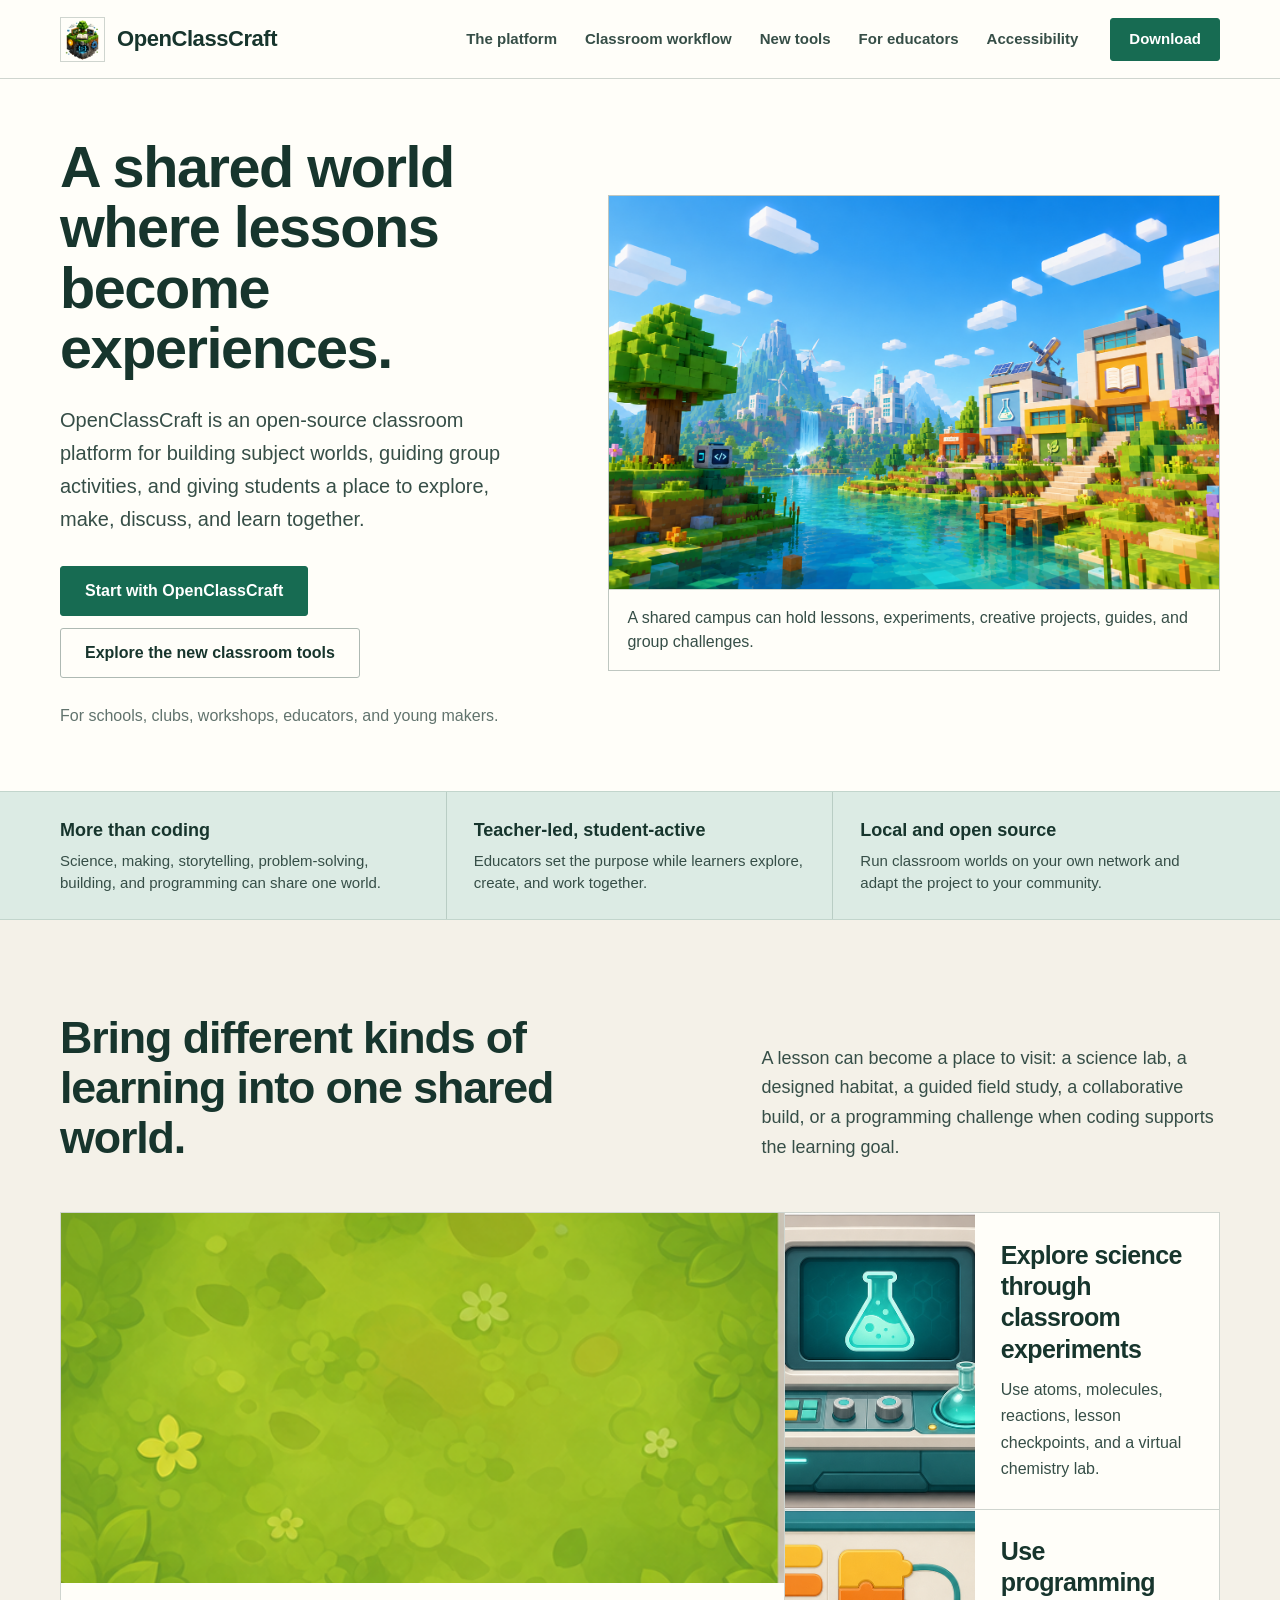
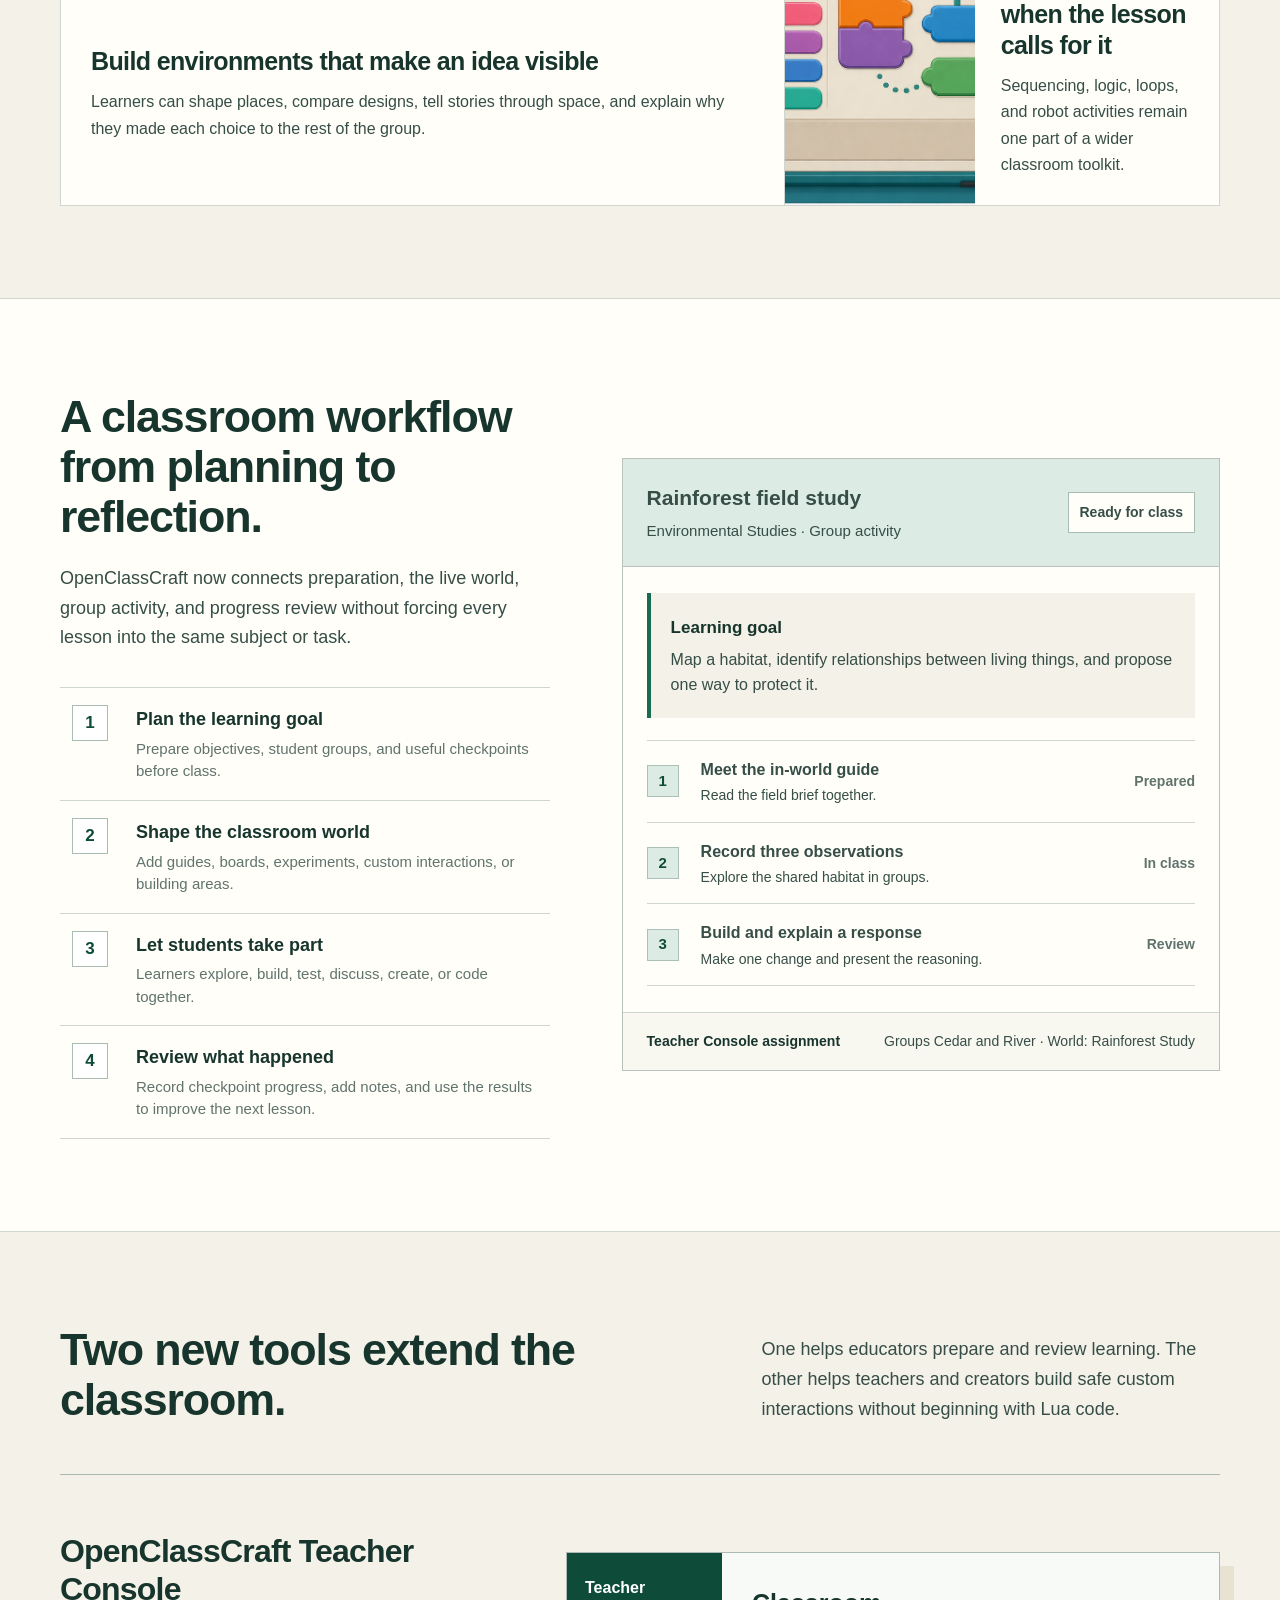
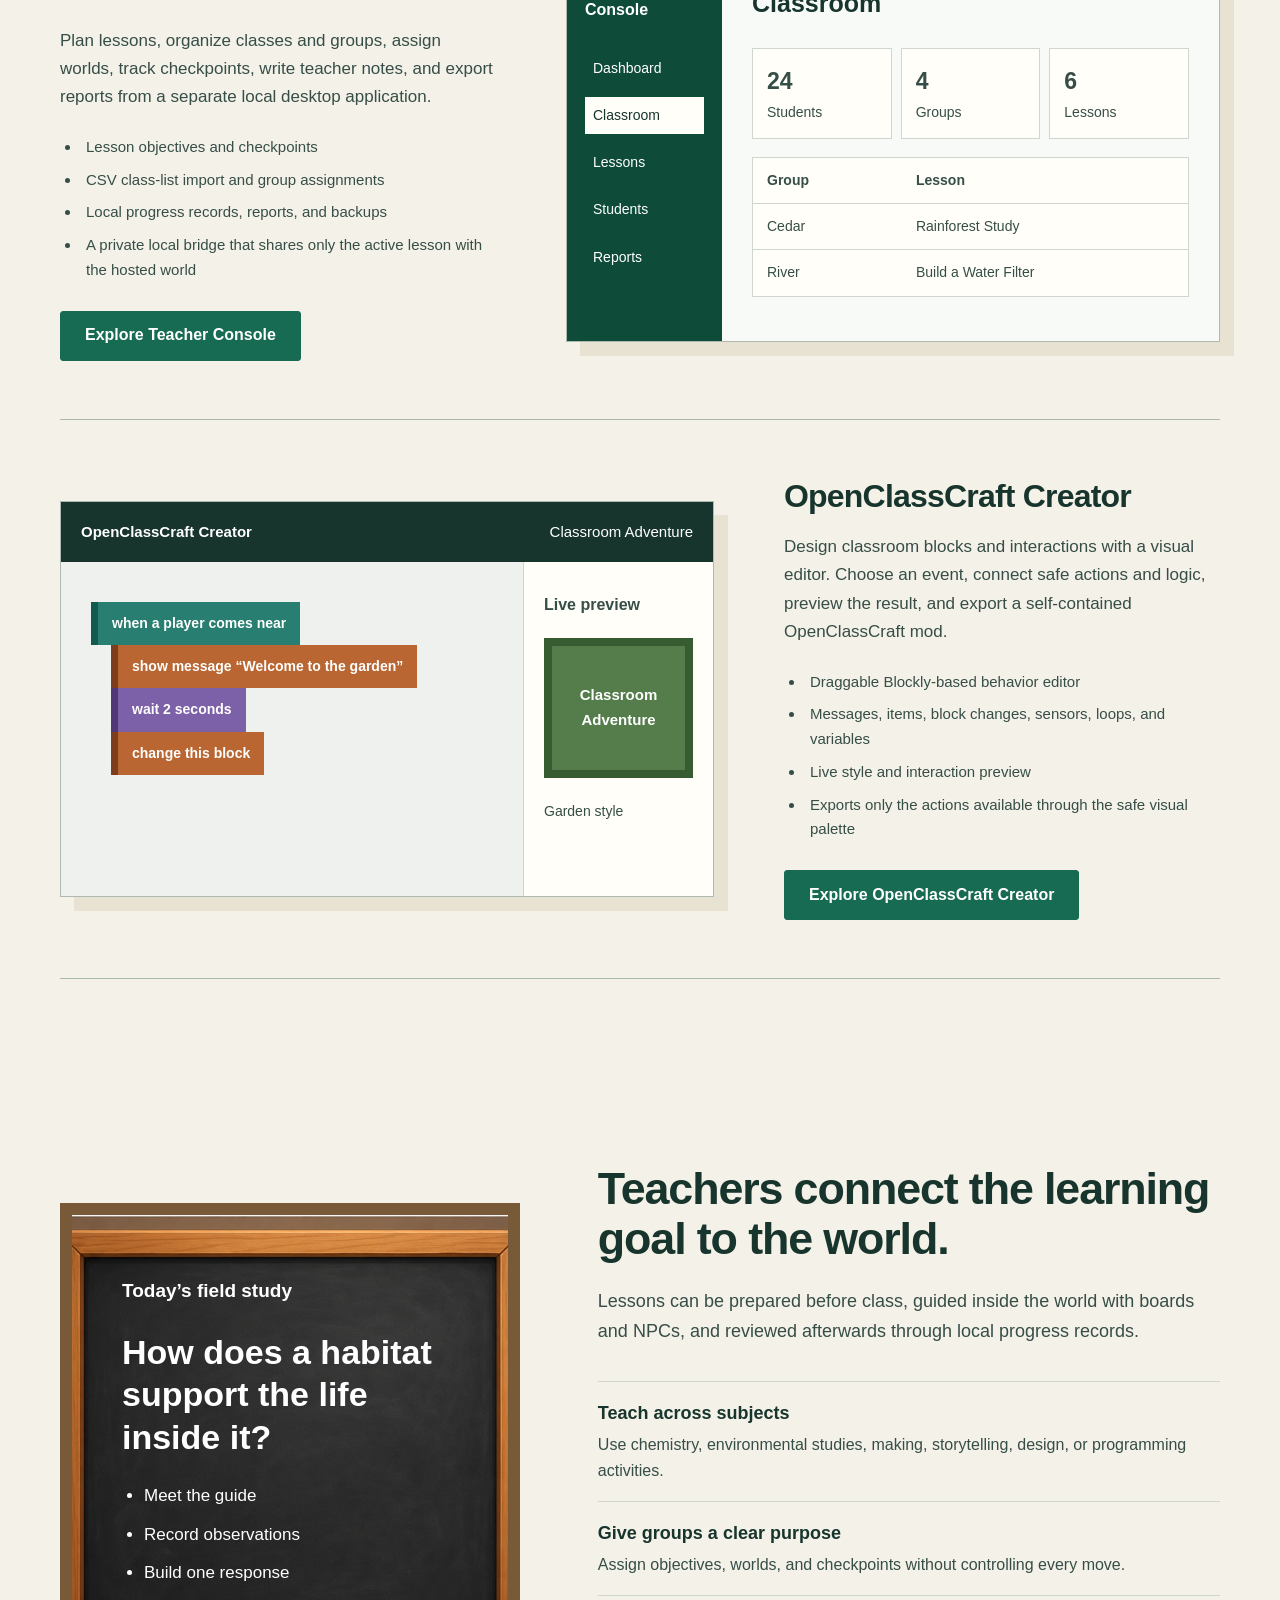
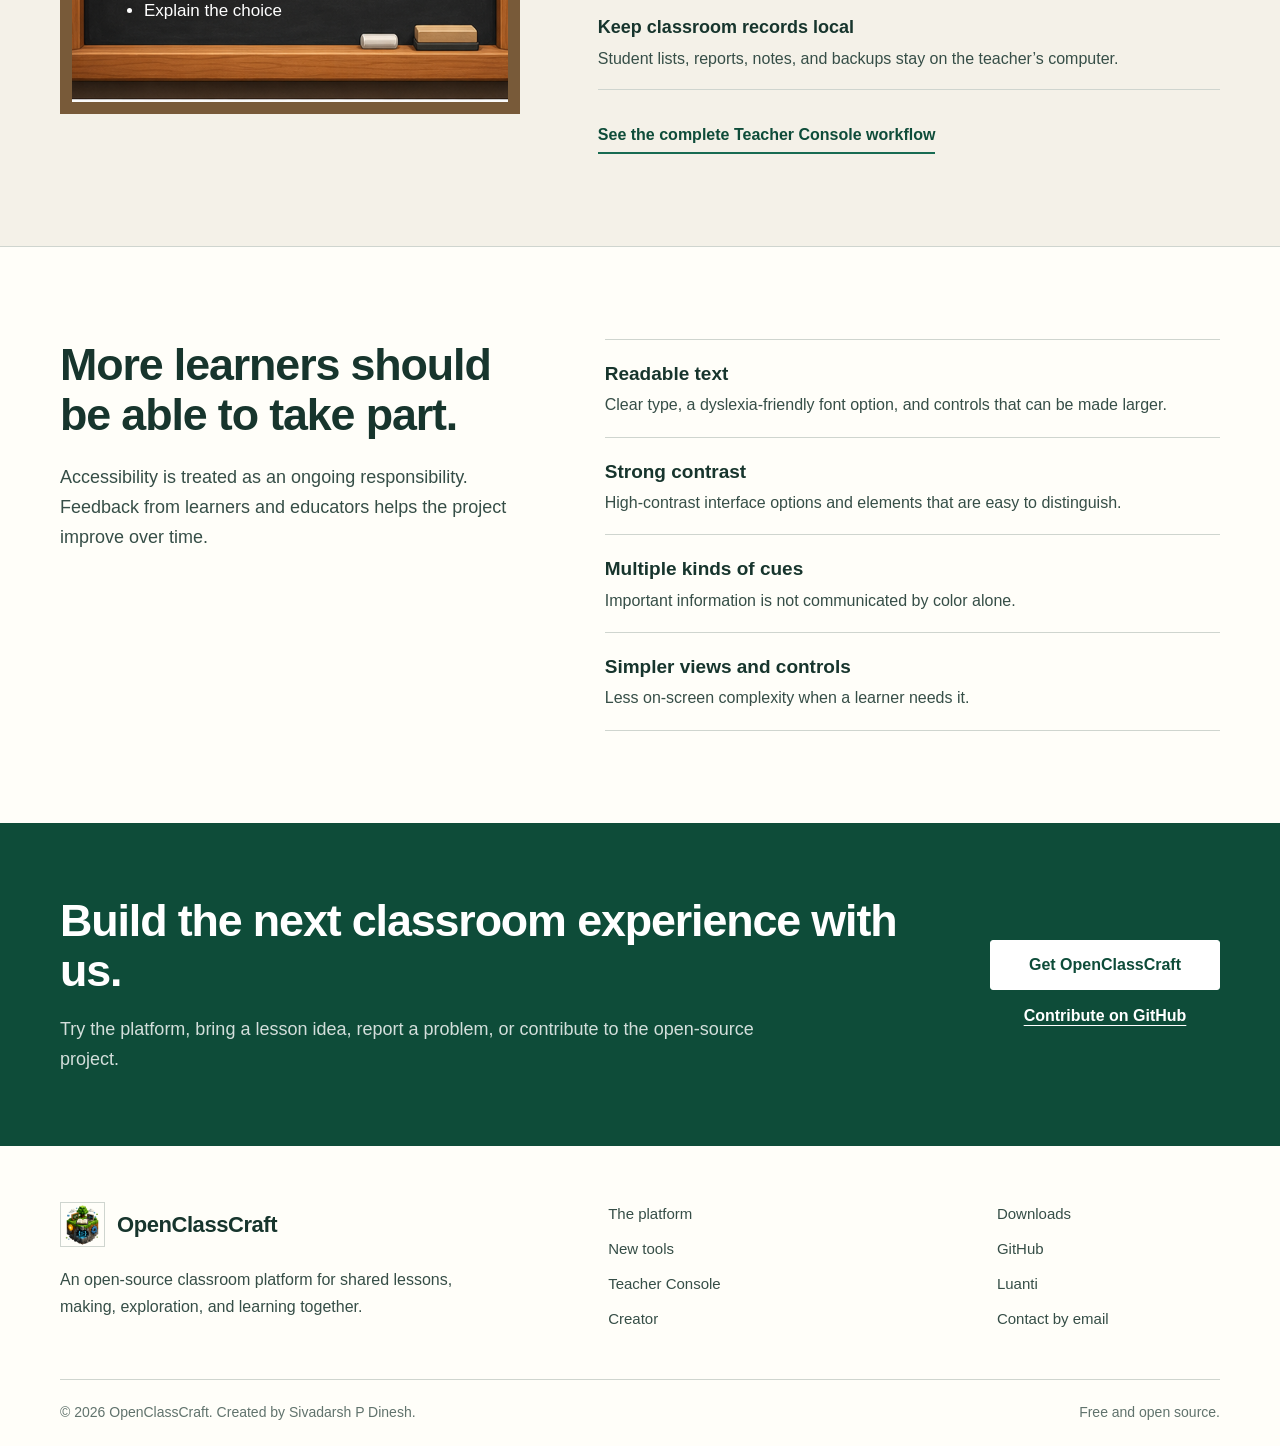
<file: index.html>
<!doctype html>
<html lang="en">
  <head>
    <meta charset="UTF-8" />
    <meta name="viewport" content="width=device-width, initial-scale=1.0" />
    <meta
      name="description"
      content="OpenClassCraft is an open-source classroom platform for shared lessons, subject-based activities, world-building, making, and learning together."
    />
    <meta name="theme-color" content="#f4f1e8" />
    <meta property="og:title" content="OpenClassCraft — A shared world for learning" />
    <meta
      property="og:description"
      content="Build lessons students can enter, explore, discuss, and shape together."
    />
    <meta property="og:image" content="assets/images/openclasscraft-campus.png" />
    <title>OpenClassCraft — A shared world for learning</title>
    <link rel="icon" href="assets/images/openclasscraft-icon.png" />
    <link rel="stylesheet" href="styles.css" />
  </head>
  <body>
    <a class="skip-link" href="#main-content">Skip to main content</a>

    <header class="site-header" id="top">
      <div class="container header-inner">
        <a class="brand" href="#top" aria-label="OpenClassCraft home">
          <img src="assets/images/openclasscraft-icon.png" alt="" />
          <strong>OpenClassCraft</strong>
        </a>

        <button class="menu-toggle" type="button" aria-expanded="false" aria-controls="site-nav">
          <span></span><span></span><span></span>
          <span class="sr-only">Open navigation</span>
        </button>

        <nav class="site-nav" id="site-nav" aria-label="Primary navigation">
          <a href="#about">The platform</a>
          <a href="#learning-model">Classroom workflow</a>
          <a href="#new-tools">New tools</a>
          <a href="#educators">For educators</a>
          <a href="#accessibility">Accessibility</a>
        </nav>

        <a class="button button-small button-primary" href="downloads.html">Download</a>
      </div>
    </header>

    <main id="main-content">
      <section class="hero">
        <div class="container hero-layout">
          <div class="hero-copy">
            <h1>A shared world where lessons become experiences.</h1>
            <p>
              OpenClassCraft is an open-source classroom platform for building subject worlds, guiding group
              activities, and giving students a place to explore, make, discuss, and learn together.
            </p>
            <div class="hero-actions">
              <a class="button button-primary" href="downloads.html">Start with OpenClassCraft</a>
              <a class="button button-secondary" href="#new-tools">Explore the new classroom tools</a>
            </div>
            <p class="hero-audience">For schools, clubs, workshops, educators, and young makers.</p>
          </div>

          <figure class="hero-visual">
            <img src="assets/images/openclasscraft-campus.png" alt="The OpenClassCraft learning campus beside a lake" />
            <figcaption>A shared campus can hold lessons, experiments, creative projects, guides, and group challenges.</figcaption>
          </figure>
        </div>
      </section>

      <section class="project-facts" aria-label="Project facts">
        <div class="container fact-grid">
          <p><strong>More than coding</strong><span>Science, making, storytelling, problem-solving, building, and programming can share one world.</span></p>
          <p><strong>Teacher-led, student-active</strong><span>Educators set the purpose while learners explore, create, and work together.</span></p>
          <p><strong>Local and open source</strong><span>Run classroom worlds on your own network and adapt the project to your community.</span></p>
        </div>
      </section>

      <section class="section about" id="about">
        <div class="container">
          <div class="section-introduction">
            <h2>Bring different kinds of learning into one shared world.</h2>
            <p>
              A lesson can become a place to visit: a science lab, a designed habitat, a guided field study, a
              collaborative build, or a programming challenge when coding supports the learning goal.
            </p>
          </div>

          <div class="learning-stories">
            <article class="story story-main">
              <img src="assets/images/workshop-garden.png" alt="A garden environment created in OpenClassCraft" />
              <div>
                <h3>Build environments that make an idea visible</h3>
                <p>
                  Learners can shape places, compare designs, tell stories through space, and explain why they made
                  each choice to the rest of the group.
                </p>
              </div>
            </article>

            <article class="story story-side">
              <img src="assets/images/workshop-chemistry.png" alt="A chemistry workshop in OpenClassCraft" />
              <div>
                <h3>Explore science through classroom experiments</h3>
                <p>Use atoms, molecules, reactions, lesson checkpoints, and a virtual chemistry lab.</p>
              </div>
            </article>

            <article class="story story-side">
              <img src="assets/images/workshop-code.png" alt="Instruction blocks arranged in OpenClassCraft" />
              <div>
                <h3>Use programming when the lesson calls for it</h3>
                <p>Sequencing, logic, loops, and robot activities remain one part of a wider classroom toolkit.</p>
              </div>
            </article>
          </div>
        </div>
      </section>

      <section class="section learning-model" id="learning-model">
        <div class="container learning-layout">
          <div class="learning-copy">
            <h2>A classroom workflow from planning to reflection.</h2>
            <p>
              OpenClassCraft now connects preparation, the live world, group activity, and progress review without
              forcing every lesson into the same subject or task.
            </p>
            <ol class="process-list">
              <li><span>1</span><div><strong>Plan the learning goal</strong><p>Prepare objectives, student groups, and useful checkpoints before class.</p></div></li>
              <li><span>2</span><div><strong>Shape the classroom world</strong><p>Add guides, boards, experiments, custom interactions, or building areas.</p></div></li>
              <li><span>3</span><div><strong>Let students take part</strong><p>Learners explore, build, test, discuss, create, or code together.</p></div></li>
              <li><span>4</span><div><strong>Review what happened</strong><p>Record checkpoint progress, add notes, and use the results to improve the next lesson.</p></div></li>
            </ol>
          </div>

          <div class="lesson-preview" aria-label="Example cross-subject classroom lesson">
            <div class="lesson-preview-header">
              <div><strong>Rainforest field study</strong><span>Environmental Studies · Group activity</span></div>
              <span>Ready for class</span>
            </div>
            <div class="lesson-preview-body">
              <div class="lesson-goal">
                <strong>Learning goal</strong>
                <p>Map a habitat, identify relationships between living things, and propose one way to protect it.</p>
              </div>
              <ol class="lesson-checkpoints">
                <li><span>1</span><div><strong>Meet the in-world guide</strong><p>Read the field brief together.</p></div><b>Prepared</b></li>
                <li><span>2</span><div><strong>Record three observations</strong><p>Explore the shared habitat in groups.</p></div><b>In class</b></li>
                <li><span>3</span><div><strong>Build and explain a response</strong><p>Make one change and present the reasoning.</p></div><b>Review</b></li>
              </ol>
            </div>
            <div class="lesson-preview-footer"><strong>Teacher Console assignment</strong><span>Groups Cedar and River · World: Rainforest Study</span></div>
          </div>
        </div>
      </section>

      <section class="section new-tools" id="new-tools">
        <div class="container">
          <div class="section-introduction">
            <h2>Two new tools extend the classroom.</h2>
            <p>
              One helps educators prepare and review learning. The other helps teachers and creators build safe
              custom interactions without beginning with Lua code.
            </p>
          </div>

          <div class="tool-features">
            <article class="tool-feature">
              <div class="tool-copy">
                <h3>OpenClassCraft Teacher Console</h3>
                <p>
                  Plan lessons, organize classes and groups, assign worlds, track checkpoints, write teacher notes,
                  and export reports from a separate local desktop application.
                </p>
                <ul>
                  <li>Lesson objectives and checkpoints</li>
                  <li>CSV class-list import and group assignments</li>
                  <li>Local progress records, reports, and backups</li>
                  <li>A private local bridge that shares only the active lesson with the hosted world</li>
                </ul>
                <a class="button button-primary" href="teacher-console.html">Explore Teacher Console</a>
              </div>
              <div class="tool-preview console-mini" aria-label="Teacher Console interface preview">
                <aside><strong>Teacher Console</strong><span>Dashboard</span><span>Classroom</span><span>Lessons</span><span>Students</span><span>Reports</span></aside>
                <div>
                  <h4>Classroom</h4>
                  <div class="mini-metrics"><p><strong>24</strong><span>Students</span></p><p><strong>4</strong><span>Groups</span></p><p><strong>6</strong><span>Lessons</span></p></div>
                  <div class="mini-table"><p><strong>Group</strong><strong>Lesson</strong></p><p><span>Cedar</span><span>Rainforest Study</span></p><p><span>River</span><span>Build a Water Filter</span></p></div>
                </div>
              </div>
            </article>

            <article class="tool-feature tool-feature-reverse">
              <div class="tool-copy">
                <h3>OpenClassCraft Creator</h3>
                <p>
                  Design classroom blocks and interactions with a visual editor. Choose an event, connect safe
                  actions and logic, preview the result, and export a self-contained OpenClassCraft mod.
                </p>
                <ul>
                  <li>Draggable Blockly-based behavior editor</li>
                  <li>Messages, items, block changes, sensors, loops, and variables</li>
                  <li>Live style and interaction preview</li>
                  <li>Exports only the actions available through the safe visual palette</li>
                </ul>
                <a class="button button-primary" href="creator.html">Explore OpenClassCraft Creator</a>
              </div>
              <div class="tool-preview creator-mini" aria-label="OpenClassCraft Creator interface preview">
                <div class="creator-toolbar"><strong>OpenClassCraft Creator</strong><span>Classroom Adventure</span></div>
                <div class="creator-workspace">
                  <div class="block-stack"><span>when a player comes near</span><span>show message “Welcome to the garden”</span><span>wait 2 seconds</span><span>change this block</span></div>
                  <div class="creator-inspector"><strong>Live preview</strong><div>Classroom<br />Adventure</div><span>Garden style</span></div>
                </div>
              </div>
            </article>
          </div>
        </div>
      </section>

      <section class="section educators" id="educators">
        <div class="container educator-layout">
          <div class="lesson-board" aria-hidden="true">
            <img src="assets/images/chalkboard.png" alt="" />
            <div>
              <strong>Today’s field study</strong>
              <p>How does a habitat support the life inside it?</p>
              <ul><li>Meet the guide</li><li>Record observations</li><li>Build one response</li><li>Explain the choice</li></ul>
            </div>
          </div>

          <div class="educator-copy">
            <h2>Teachers connect the learning goal to the world.</h2>
            <p>
              Lessons can be prepared before class, guided inside the world with boards and NPCs, and reviewed
              afterwards through local progress records.
            </p>
            <ul class="educator-list">
              <li><strong>Teach across subjects</strong><span>Use chemistry, environmental studies, making, storytelling, design, or programming activities.</span></li>
              <li><strong>Give groups a clear purpose</strong><span>Assign objectives, worlds, and checkpoints without controlling every move.</span></li>
              <li><strong>Keep classroom records local</strong><span>Student lists, reports, notes, and backups stay on the teacher’s computer.</span></li>
            </ul>
            <a class="text-link" href="teacher-console.html">See the complete Teacher Console workflow</a>
          </div>
        </div>
      </section>

      <section class="section accessibility" id="accessibility">
        <div class="container accessibility-layout">
          <div>
            <h2>More learners should be able to take part.</h2>
            <p>
              Accessibility is treated as an ongoing responsibility. Feedback from learners and educators helps the
              project improve over time.
            </p>
          </div>
          <ul class="accessibility-list">
            <li><strong>Readable text</strong><span>Clear type, a dyslexia-friendly font option, and controls that can be made larger.</span></li>
            <li><strong>Strong contrast</strong><span>High-contrast interface options and elements that are easy to distinguish.</span></li>
            <li><strong>Multiple kinds of cues</strong><span>Important information is not communicated by color alone.</span></li>
            <li><strong>Simpler views and controls</strong><span>Less on-screen complexity when a learner needs it.</span></li>
          </ul>
        </div>
      </section>

      <section class="community" id="community">
        <div class="container community-layout">
          <div>
            <h2>Build the next classroom experience with us.</h2>
            <p>Try the platform, bring a lesson idea, report a problem, or contribute to the open-source project.</p>
          </div>
          <div class="community-actions">
            <a class="button button-light" href="downloads.html">Get OpenClassCraft</a>
            <a href="https://github.com/GP-commits/OpenClassCraft/issues" target="_blank" rel="noreferrer">Contribute on GitHub</a>
          </div>
        </div>
      </section>
    </main>

    <footer class="site-footer">
      <div class="container footer-layout">
        <div class="footer-intro">
          <a class="brand footer-brand" href="#top"><img src="assets/images/openclasscraft-icon.png" alt="" /><strong>OpenClassCraft</strong></a>
          <p>An open-source classroom platform for shared lessons, making, exploration, and learning together.</p>
        </div>
        <nav aria-label="Footer navigation"><a href="#about">The platform</a><a href="#new-tools">New tools</a><a href="teacher-console.html">Teacher Console</a><a href="creator.html">Creator</a></nav>
        <nav aria-label="Project links"><a href="downloads.html">Downloads</a><a href="https://github.com/GP-commits/OpenClassCraft" target="_blank" rel="noreferrer">GitHub</a><a href="https://www.luanti.org/" target="_blank" rel="noreferrer">Luanti</a><a href="mailto:sivadarshpdinesh@gmail.com">Contact by email</a></nav>
      </div>
      <div class="container footer-bottom">
        <span>© 2026 OpenClassCraft. Created by Sivadarsh P Dinesh.</span>
        <span>Free and open source.</span>
      </div>
    </footer>

    <script src="script.js"></script>
  </body>
</html>
</file>
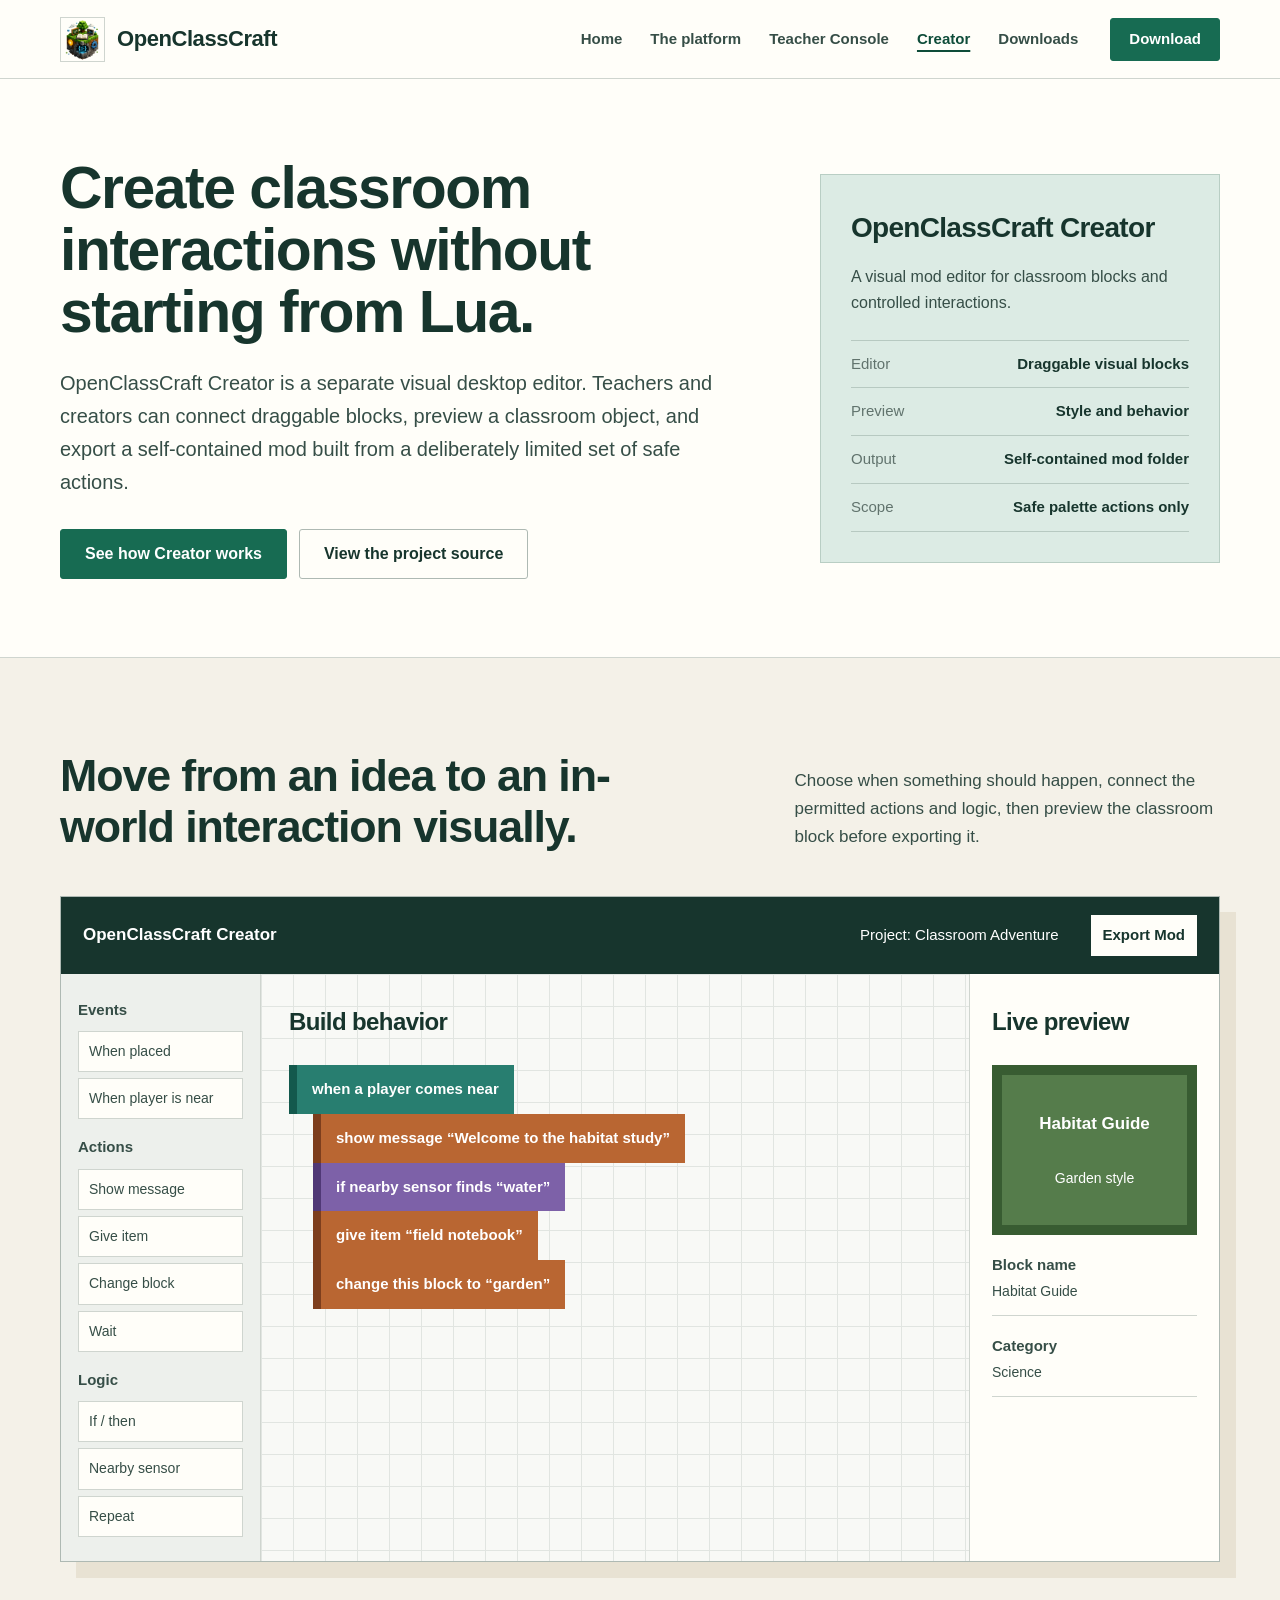
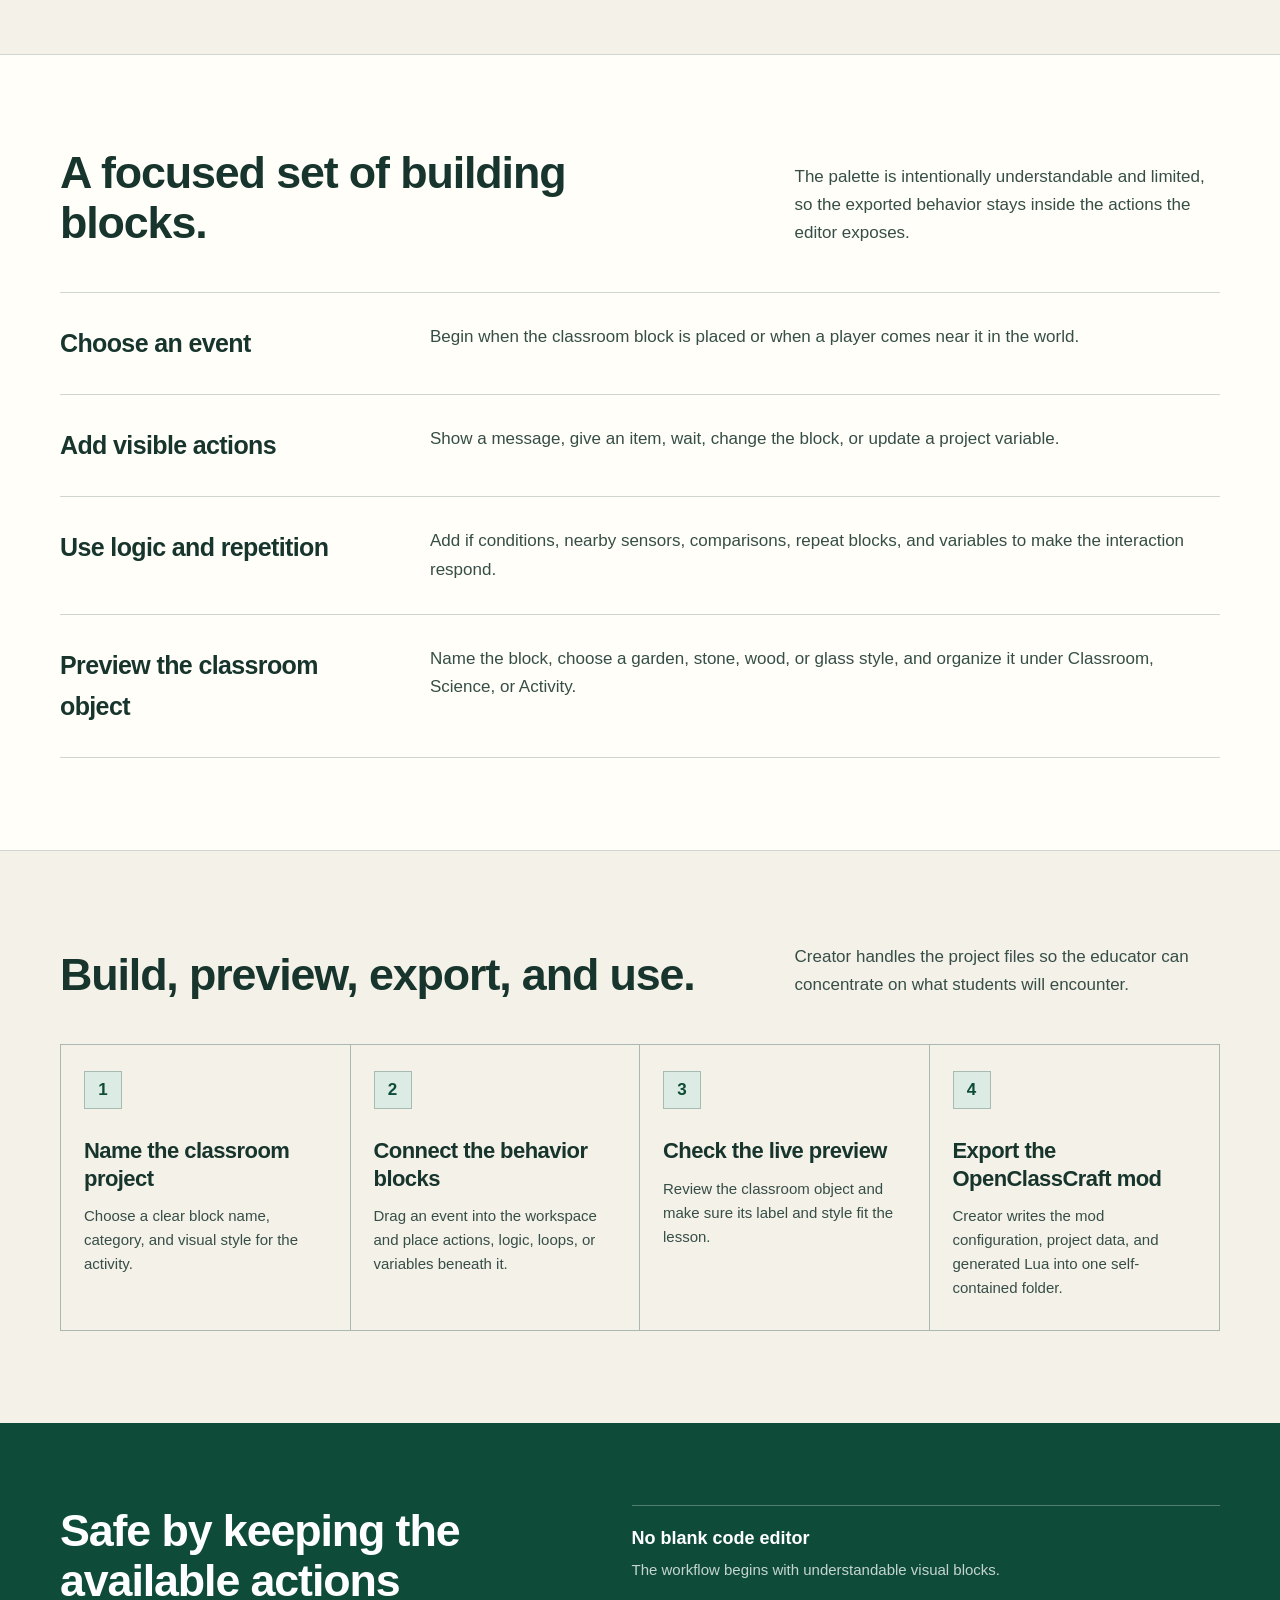
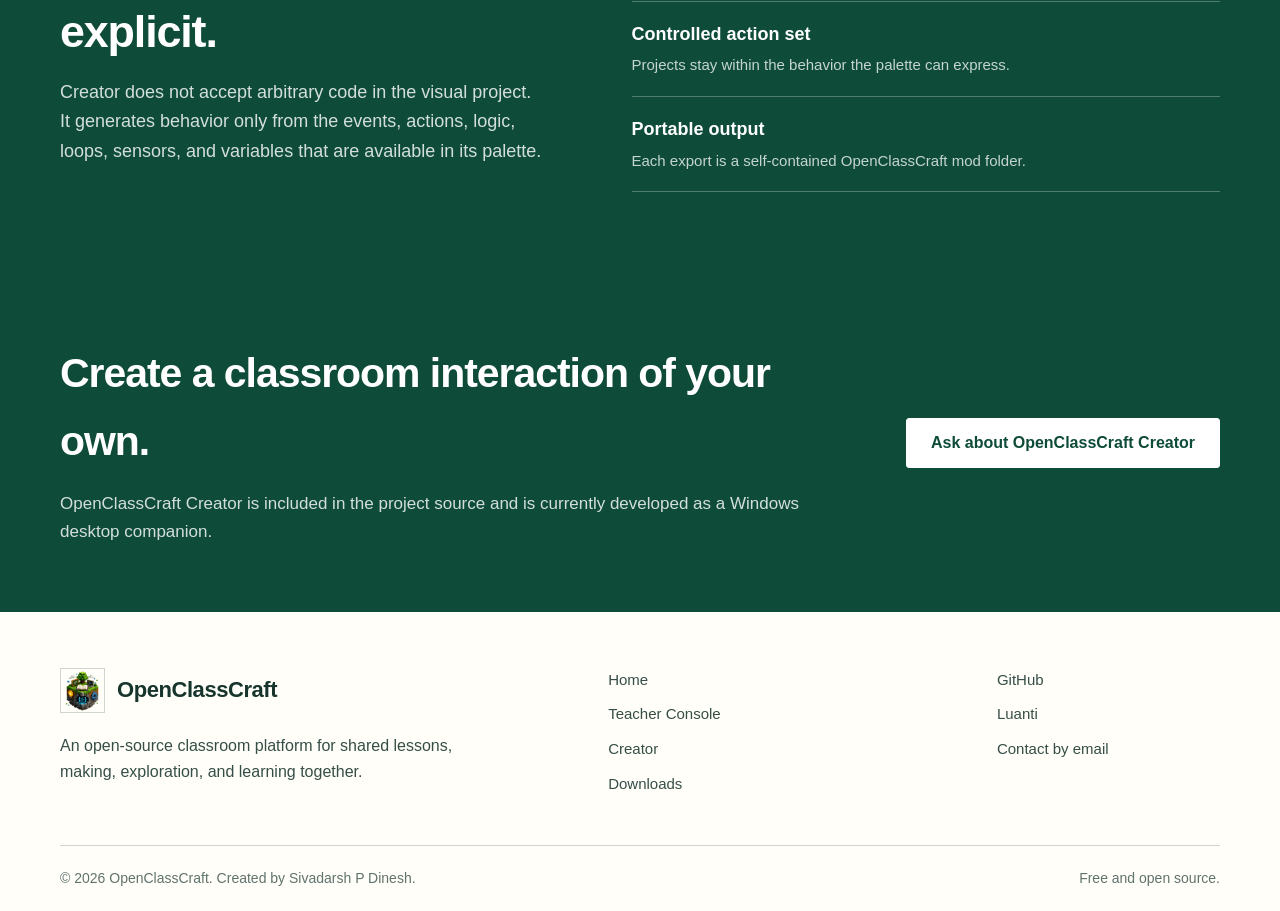
<file: creator.html>
<!doctype html>
<html lang="en">
  <head>
    <meta charset="UTF-8" />
    <meta name="viewport" content="width=device-width, initial-scale=1.0" />
    <meta
      name="description"
      content="OpenClassCraft Creator is a visual desktop editor for making safe classroom blocks and interactions, previewing them, and exporting a self-contained OpenClassCraft mod."
    />
    <meta name="theme-color" content="#f4f1e8" />
    <meta property="og:title" content="OpenClassCraft Creator" />
    <meta property="og:description" content="Create classroom interactions visually and export a safe OpenClassCraft mod." />
    <meta property="og:image" content="assets/images/workshop-garden.png" />
    <title>Creator — OpenClassCraft</title>
    <link rel="icon" href="assets/images/openclasscraft-icon.png" />
    <link rel="stylesheet" href="styles.css" />
  </head>
  <body>
    <a class="skip-link" href="#main-content">Skip to main content</a>

    <header class="site-header" id="top">
      <div class="container header-inner">
        <a class="brand" href="index.html" aria-label="OpenClassCraft home">
          <img src="assets/images/openclasscraft-icon.png" alt="" />
          <strong>OpenClassCraft</strong>
        </a>
        <button class="menu-toggle" type="button" aria-expanded="false" aria-controls="site-nav">
          <span></span><span></span><span></span><span class="sr-only">Open navigation</span>
        </button>
        <nav class="site-nav" id="site-nav" aria-label="Primary navigation">
          <a href="index.html">Home</a>
          <a href="index.html#about">The platform</a>
          <a href="teacher-console.html">Teacher Console</a>
          <a href="creator.html" aria-current="page">Creator</a>
          <a href="downloads.html">Downloads</a>
        </nav>
        <a class="button button-small button-primary" href="downloads.html">Download</a>
      </div>
    </header>

    <main id="main-content">
      <section class="product-hero creator-product-hero">
        <div class="container product-hero-layout">
          <div>
            <h1>Create classroom interactions without starting from Lua.</h1>
            <p>
              OpenClassCraft Creator is a separate visual desktop editor. Teachers and creators can connect
              draggable blocks, preview a classroom object, and export a self-contained mod built from a deliberately
              limited set of safe actions.
            </p>
            <div class="hero-actions">
              <a class="button button-primary" href="#workflow">See how Creator works</a>
              <a class="button button-secondary" href="https://github.com/GP-commits/OpenClassCraft" target="_blank" rel="noreferrer">View the project source</a>
            </div>
          </div>
          <aside class="product-summary" aria-label="OpenClassCraft Creator summary">
            <h2>OpenClassCraft Creator</h2>
            <p>A visual mod editor for classroom blocks and controlled interactions.</p>
            <dl>
              <div><dt>Editor</dt><dd>Draggable visual blocks</dd></div>
              <div><dt>Preview</dt><dd>Style and behavior</dd></div>
              <div><dt>Output</dt><dd>Self-contained mod folder</dd></div>
              <div><dt>Scope</dt><dd>Safe palette actions only</dd></div>
            </dl>
          </aside>
        </div>
      </section>

      <section class="section product-demo-section" id="overview">
        <div class="container">
          <div class="product-heading">
            <h2>Move from an idea to an in-world interaction visually.</h2>
            <p>
              Choose when something should happen, connect the permitted actions and logic, then preview the
              classroom block before exporting it.
            </p>
          </div>

          <div class="app-window creator-app-preview" aria-label="OpenClassCraft Creator visual editor example">
            <div class="creator-app-bar"><strong>OpenClassCraft Creator</strong><span>Project: Classroom Adventure</span><b>Export Mod</b></div>
            <div class="creator-app-layout">
              <aside class="creator-palette"><strong>Events</strong><span>When placed</span><span>When player is near</span><strong>Actions</strong><span>Show message</span><span>Give item</span><span>Change block</span><span>Wait</span><strong>Logic</strong><span>If / then</span><span>Nearby sensor</span><span>Repeat</span></aside>
              <div class="creator-canvas">
                <h3>Build behavior</h3>
                <div class="large-block-stack"><span>when a player comes near</span><span>show message “Welcome to the habitat study”</span><span>if nearby sensor finds “water”</span><span>give item “field notebook”</span><span>change this block to “garden”</span></div>
              </div>
              <aside class="creator-live-preview">
                <h3>Live preview</h3>
                <div><strong>Habitat Guide</strong><span>Garden style</span></div>
                <p><strong>Block name</strong><span>Habitat Guide</span></p>
                <p><strong>Category</strong><span>Science</span></p>
              </aside>
            </div>
          </div>
        </div>
      </section>

      <section class="section capability-section">
        <div class="container">
          <div class="product-heading">
            <h2>A focused set of building blocks.</h2>
            <p>The palette is intentionally understandable and limited, so the exported behavior stays inside the actions the editor exposes.</p>
          </div>
          <div class="capability-rows">
            <article><h3>Choose an event</h3><p>Begin when the classroom block is placed or when a player comes near it in the world.</p></article>
            <article><h3>Add visible actions</h3><p>Show a message, give an item, wait, change the block, or update a project variable.</p></article>
            <article><h3>Use logic and repetition</h3><p>Add if conditions, nearby sensors, comparisons, repeat blocks, and variables to make the interaction respond.</p></article>
            <article><h3>Preview the classroom object</h3><p>Name the block, choose a garden, stone, wood, or glass style, and organize it under Classroom, Science, or Activity.</p></article>
          </div>
        </div>
      </section>

      <section class="section product-workflow" id="workflow">
        <div class="container">
          <div class="product-heading">
            <h2>Build, preview, export, and use.</h2>
            <p>Creator handles the project files so the educator can concentrate on what students will encounter.</p>
          </div>
          <ol class="workflow-rows">
            <li><span>1</span><div><h3>Name the classroom project</h3><p>Choose a clear block name, category, and visual style for the activity.</p></div></li>
            <li><span>2</span><div><h3>Connect the behavior blocks</h3><p>Drag an event into the workspace and place actions, logic, loops, or variables beneath it.</p></div></li>
            <li><span>3</span><div><h3>Check the live preview</h3><p>Review the classroom object and make sure its label and style fit the lesson.</p></div></li>
            <li><span>4</span><div><h3>Export the OpenClassCraft mod</h3><p>Creator writes the mod configuration, project data, and generated Lua into one self-contained folder.</p></div></li>
          </ol>
        </div>
      </section>

      <section class="privacy-section creator-safety">
        <div class="container privacy-layout">
          <div>
            <h2>Safe by keeping the available actions explicit.</h2>
            <p>
              Creator does not accept arbitrary code in the visual project. It generates behavior only from the
              events, actions, logic, loops, sensors, and variables that are available in its palette.
            </p>
          </div>
          <ul>
            <li><strong>No blank code editor</strong><span>The workflow begins with understandable visual blocks.</span></li>
            <li><strong>Controlled action set</strong><span>Projects stay within the behavior the palette can express.</span></li>
            <li><strong>Portable output</strong><span>Each export is a self-contained OpenClassCraft mod folder.</span></li>
          </ul>
        </div>
      </section>

      <section class="download-contact">
        <div class="container contact-layout">
          <div><h2>Create a classroom interaction of your own.</h2><p>OpenClassCraft Creator is included in the project source and is currently developed as a Windows desktop companion.</p></div>
          <a class="button button-light" href="mailto:sivadarshpdinesh@gmail.com?subject=OpenClassCraft%20Creator">Ask about OpenClassCraft Creator</a>
        </div>
      </section>
    </main>

    <footer class="site-footer">
      <div class="container footer-layout">
        <div class="footer-intro"><a class="brand footer-brand" href="index.html"><img src="assets/images/openclasscraft-icon.png" alt="" /><strong>OpenClassCraft</strong></a><p>An open-source classroom platform for shared lessons, making, exploration, and learning together.</p></div>
        <nav aria-label="Footer navigation"><a href="index.html">Home</a><a href="teacher-console.html">Teacher Console</a><a href="creator.html">Creator</a><a href="downloads.html">Downloads</a></nav>
        <nav aria-label="Project links"><a href="https://github.com/GP-commits/OpenClassCraft" target="_blank" rel="noreferrer">GitHub</a><a href="https://www.luanti.org/" target="_blank" rel="noreferrer">Luanti</a><a href="mailto:sivadarshpdinesh@gmail.com">Contact by email</a></nav>
      </div>
      <div class="container footer-bottom"><span>© 2026 OpenClassCraft. Created by Sivadarsh P Dinesh.</span><span>Free and open source.</span></div>
    </footer>
    <script src="script.js"></script>
  </body>
</html>
</file>
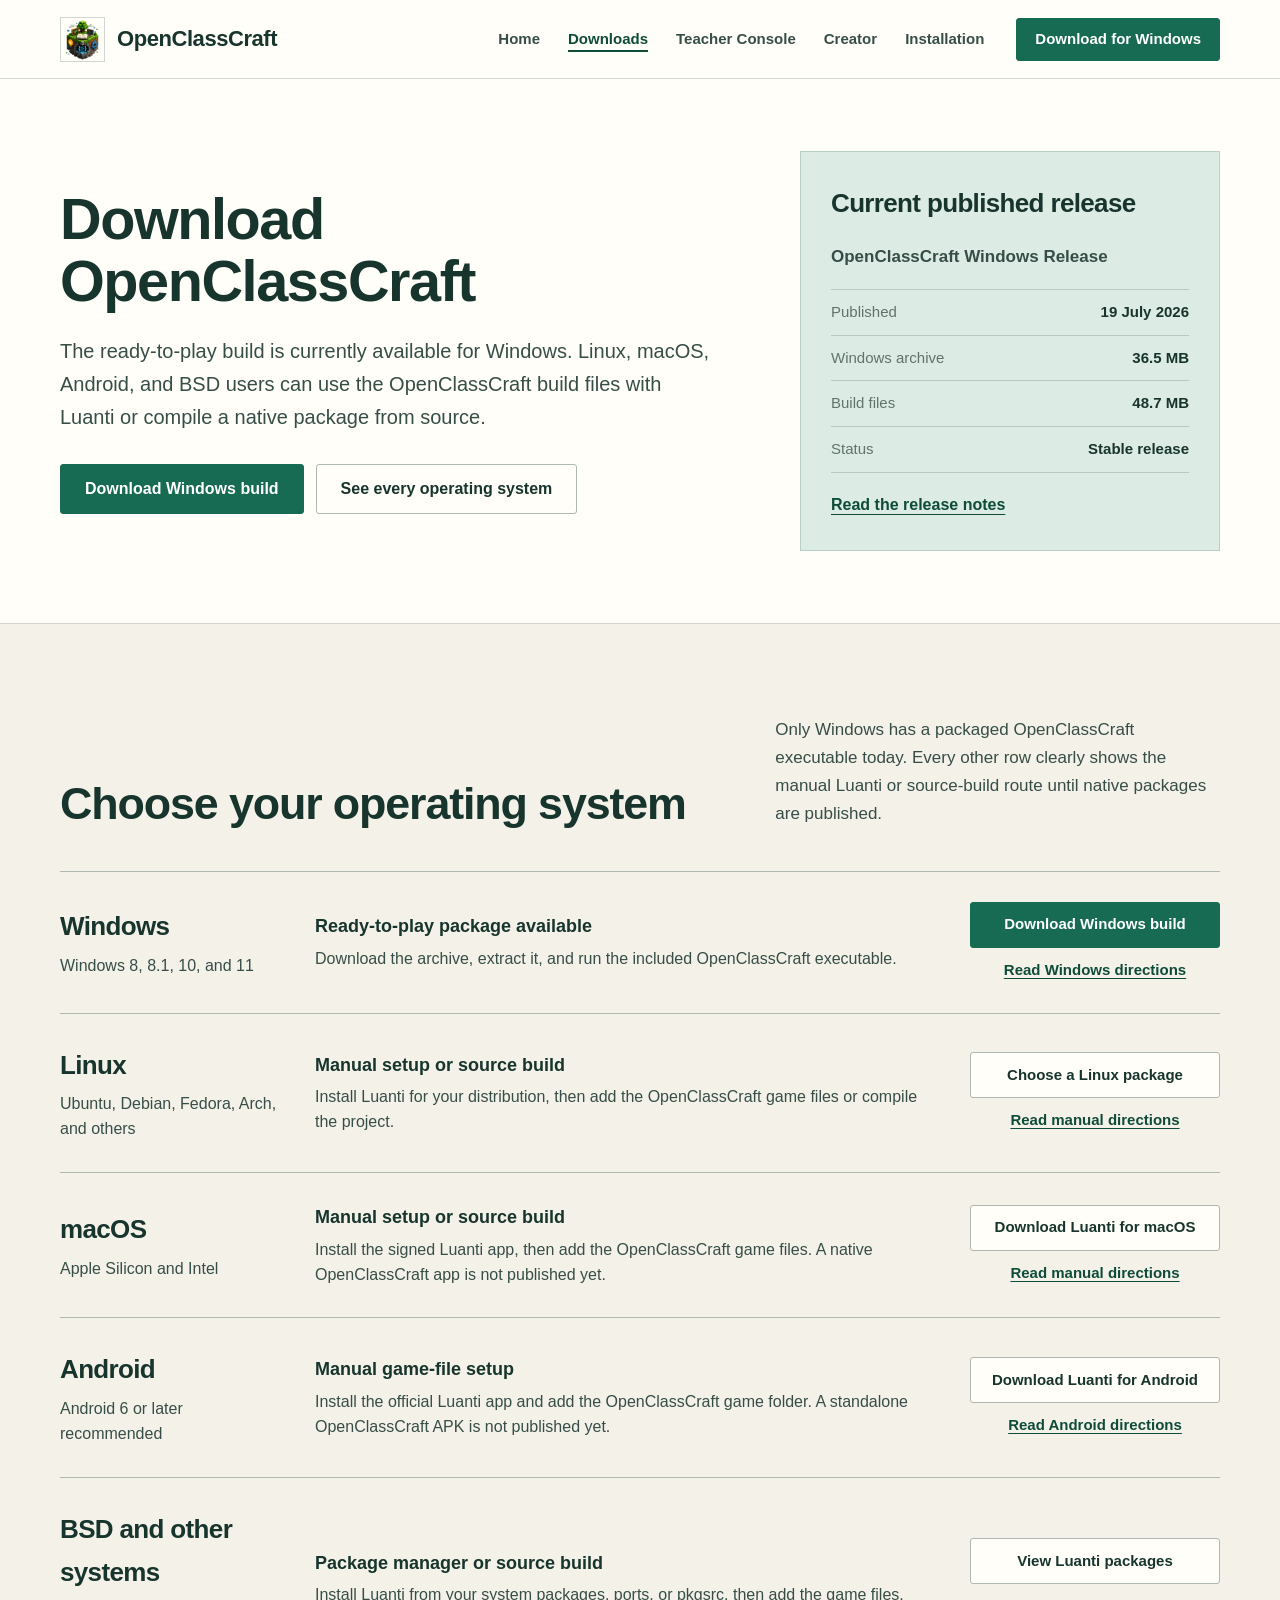
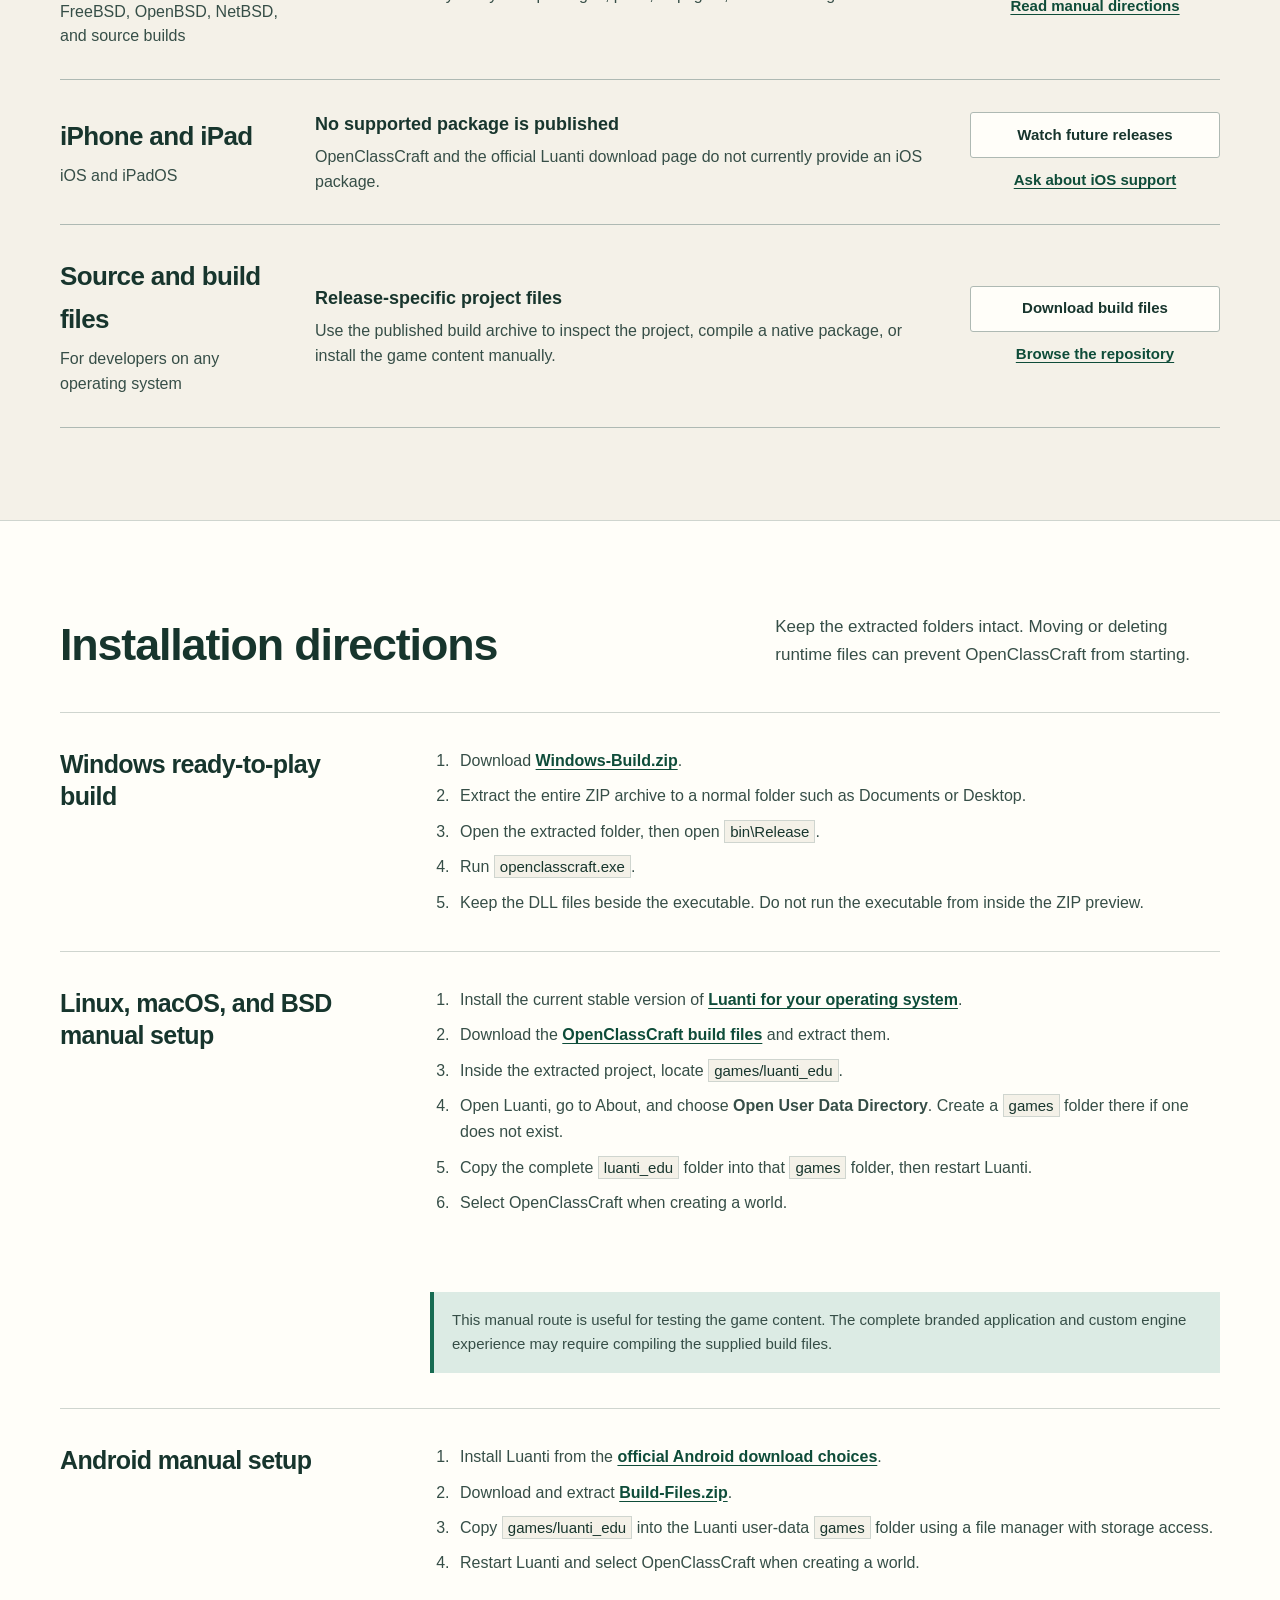
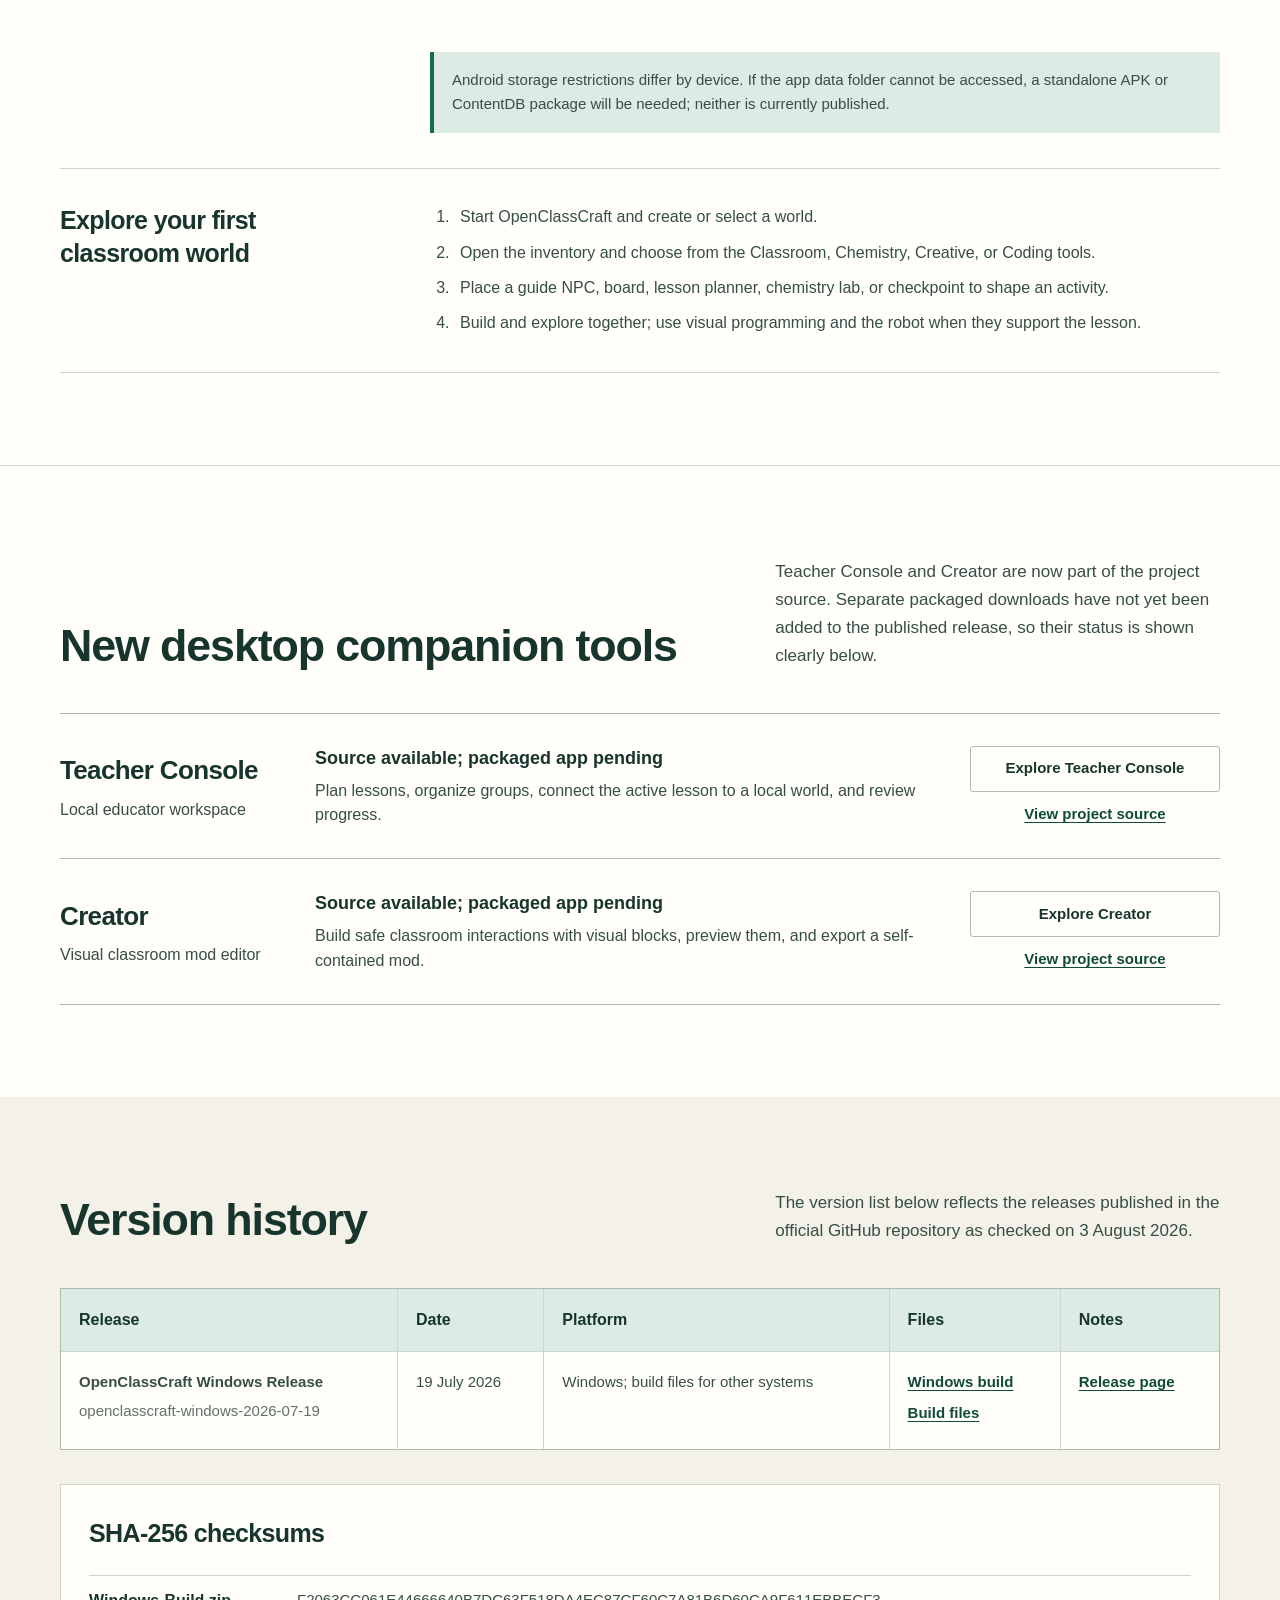
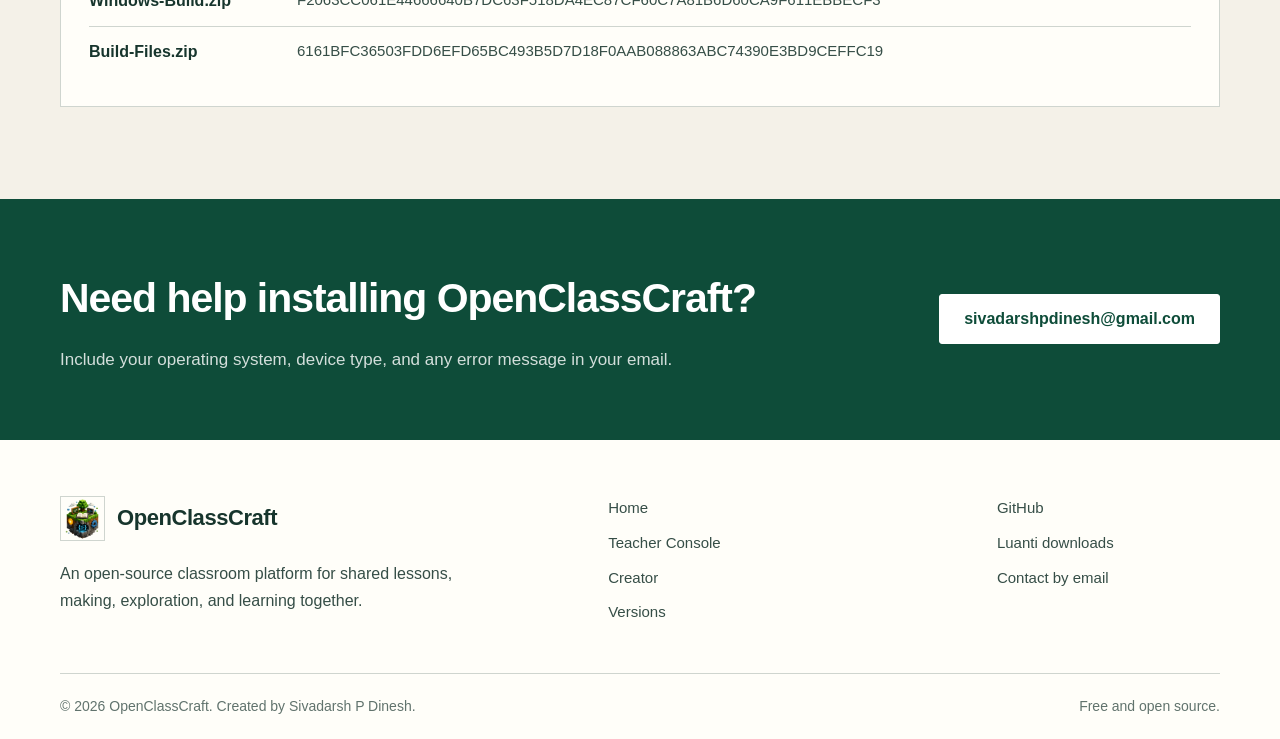
<file: downloads.html>
<!doctype html>
<html lang="en">
  <head>
    <meta charset="UTF-8" />
    <meta name="viewport" content="width=device-width, initial-scale=1.0" />
    <meta
      name="description"
      content="Download OpenClassCraft for Windows and find setup directions for Linux, macOS, Android, BSD, and source builds."
    />
    <meta name="theme-color" content="#f4f1e8" />
    <meta property="og:title" content="Download OpenClassCraft" />
    <meta
      property="og:description"
      content="OpenClassCraft downloads, installation directions, checksums, and version history."
    />
    <meta property="og:image" content="assets/images/openclasscraft-campus.png" />
    <title>Download OpenClassCraft</title>
    <link rel="icon" href="assets/images/openclasscraft-icon.png" />
    <link rel="stylesheet" href="styles.css" />
  </head>
  <body>
    <a class="skip-link" href="#main-content">Skip to main content</a>

    <header class="site-header" id="top">
      <div class="container header-inner">
        <a class="brand" href="index.html" aria-label="OpenClassCraft home">
          <img src="assets/images/openclasscraft-icon.png" alt="" />
          <strong>OpenClassCraft</strong>
        </a>

        <button class="menu-toggle" type="button" aria-expanded="false" aria-controls="site-nav">
          <span></span><span></span><span></span>
          <span class="sr-only">Open navigation</span>
        </button>

        <nav class="site-nav" id="site-nav" aria-label="Primary navigation">
          <a href="index.html">Home</a>
          <a href="downloads.html" aria-current="page">Downloads</a>
          <a href="teacher-console.html">Teacher Console</a>
          <a href="creator.html">Creator</a>
          <a href="#installation">Installation</a>
        </nav>

        <a
          class="button button-small button-primary"
          href="https://github.com/GP-commits/OpenClassCraft/releases/download/openclasscraft-windows-2026-07-19/Windows-Build.zip"
        >Download for Windows</a>
      </div>
    </header>

    <main id="main-content">
      <section class="download-hero">
        <div class="container download-hero-layout">
          <div>
            <h1>Download OpenClassCraft</h1>
            <p>
              The ready-to-play build is currently available for Windows. Linux, macOS, Android, and BSD users can
              use the OpenClassCraft build files with Luanti or compile a native package from source.
            </p>
            <div class="hero-actions">
              <a
                class="button button-primary"
                href="https://github.com/GP-commits/OpenClassCraft/releases/download/openclasscraft-windows-2026-07-19/Windows-Build.zip"
              >Download Windows build</a>
              <a class="button button-secondary" href="#platforms">See every operating system</a>
            </div>
          </div>

          <aside class="current-release" aria-label="Current release">
            <h2>Current published release</h2>
            <p><strong>OpenClassCraft Windows Release</strong></p>
            <dl>
              <div><dt>Published</dt><dd>19 July 2026</dd></div>
              <div><dt>Windows archive</dt><dd>36.5 MB</dd></div>
              <div><dt>Build files</dt><dd>48.7 MB</dd></div>
              <div><dt>Status</dt><dd>Stable release</dd></div>
            </dl>
            <a href="https://github.com/GP-commits/OpenClassCraft/releases/tag/openclasscraft-windows-2026-07-19" target="_blank" rel="noreferrer">Read the release notes</a>
          </aside>
        </div>
      </section>

      <section class="section platform-section" id="platforms">
        <div class="container">
          <div class="download-heading">
            <h2>Choose your operating system</h2>
            <p>
              Only Windows has a packaged OpenClassCraft executable today. Every other row clearly shows the manual
              Luanti or source-build route until native packages are published.
            </p>
          </div>

          <div class="platform-list">
            <article class="platform-row">
              <div><h3>Windows</h3><p>Windows 8, 8.1, 10, and 11</p></div>
              <div><strong>Ready-to-play package available</strong><p>Download the archive, extract it, and run the included OpenClassCraft executable.</p></div>
              <div class="platform-actions">
                <a class="button button-primary" href="https://github.com/GP-commits/OpenClassCraft/releases/download/openclasscraft-windows-2026-07-19/Windows-Build.zip">Download Windows build</a>
                <a href="#windows-install">Read Windows directions</a>
              </div>
            </article>

            <article class="platform-row">
              <div><h3>Linux</h3><p>Ubuntu, Debian, Fedora, Arch, and others</p></div>
              <div><strong>Manual setup or source build</strong><p>Install Luanti for your distribution, then add the OpenClassCraft game files or compile the project.</p></div>
              <div class="platform-actions">
                <a class="button button-secondary" href="https://www.luanti.org/en/downloads/" target="_blank" rel="noreferrer">Choose a Linux package</a>
                <a href="#manual-install">Read manual directions</a>
              </div>
            </article>

            <article class="platform-row">
              <div><h3>macOS</h3><p>Apple Silicon and Intel</p></div>
              <div><strong>Manual setup or source build</strong><p>Install the signed Luanti app, then add the OpenClassCraft game files. A native OpenClassCraft app is not published yet.</p></div>
              <div class="platform-actions">
                <a class="button button-secondary" href="https://www.luanti.org/en/downloads/" target="_blank" rel="noreferrer">Download Luanti for macOS</a>
                <a href="#manual-install">Read manual directions</a>
              </div>
            </article>

            <article class="platform-row">
              <div><h3>Android</h3><p>Android 6 or later recommended</p></div>
              <div><strong>Manual game-file setup</strong><p>Install the official Luanti app and add the OpenClassCraft game folder. A standalone OpenClassCraft APK is not published yet.</p></div>
              <div class="platform-actions">
                <a class="button button-secondary" href="https://www.luanti.org/en/downloads/" target="_blank" rel="noreferrer">Download Luanti for Android</a>
                <a href="#android-install">Read Android directions</a>
              </div>
            </article>

            <article class="platform-row">
              <div><h3>BSD and other systems</h3><p>FreeBSD, OpenBSD, NetBSD, and source builds</p></div>
              <div><strong>Package manager or source build</strong><p>Install Luanti from your system packages, ports, or pkgsrc, then add the game files.</p></div>
              <div class="platform-actions">
                <a class="button button-secondary" href="https://www.luanti.org/en/downloads/" target="_blank" rel="noreferrer">View Luanti packages</a>
                <a href="#manual-install">Read manual directions</a>
              </div>
            </article>

            <article class="platform-row">
              <div><h3>iPhone and iPad</h3><p>iOS and iPadOS</p></div>
              <div><strong>No supported package is published</strong><p>OpenClassCraft and the official Luanti download page do not currently provide an iOS package.</p></div>
              <div class="platform-actions">
                <a class="button button-secondary" href="https://github.com/GP-commits/OpenClassCraft/releases" target="_blank" rel="noreferrer">Watch future releases</a>
                <a href="mailto:sivadarshpdinesh@gmail.com?subject=OpenClassCraft%20iOS%20availability">Ask about iOS support</a>
              </div>
            </article>

            <article class="platform-row">
              <div><h3>Source and build files</h3><p>For developers on any operating system</p></div>
              <div><strong>Release-specific project files</strong><p>Use the published build archive to inspect the project, compile a native package, or install the game content manually.</p></div>
              <div class="platform-actions">
                <a class="button button-secondary" href="https://github.com/GP-commits/OpenClassCraft/releases/download/openclasscraft-windows-2026-07-19/Build-Files.zip">Download build files</a>
                <a href="https://github.com/GP-commits/OpenClassCraft" target="_blank" rel="noreferrer">Browse the repository</a>
              </div>
            </article>
          </div>
        </div>
      </section>

      <section class="section installation" id="installation">
        <div class="container">
          <div class="download-heading">
            <h2>Installation directions</h2>
            <p>Keep the extracted folders intact. Moving or deleting runtime files can prevent OpenClassCraft from starting.</p>
          </div>

          <div class="install-guides">
            <article id="windows-install">
              <h3>Windows ready-to-play build</h3>
              <ol>
                <li>Download <a href="https://github.com/GP-commits/OpenClassCraft/releases/download/openclasscraft-windows-2026-07-19/Windows-Build.zip">Windows-Build.zip</a>.</li>
                <li>Extract the entire ZIP archive to a normal folder such as Documents or Desktop.</li>
                <li>Open the extracted folder, then open <code>bin\Release</code>.</li>
                <li>Run <code>openclasscraft.exe</code>.</li>
                <li>Keep the DLL files beside the executable. Do not run the executable from inside the ZIP preview.</li>
              </ol>
            </article>

            <article id="manual-install">
              <h3>Linux, macOS, and BSD manual setup</h3>
              <ol>
                <li>Install the current stable version of <a href="https://www.luanti.org/en/downloads/" target="_blank" rel="noreferrer">Luanti for your operating system</a>.</li>
                <li>Download the <a href="https://github.com/GP-commits/OpenClassCraft/releases/download/openclasscraft-windows-2026-07-19/Build-Files.zip">OpenClassCraft build files</a> and extract them.</li>
                <li>Inside the extracted project, locate <code>games/luanti_edu</code>.</li>
                <li>Open Luanti, go to About, and choose <strong>Open User Data Directory</strong>. Create a <code>games</code> folder there if one does not exist.</li>
                <li>Copy the complete <code>luanti_edu</code> folder into that <code>games</code> folder, then restart Luanti.</li>
                <li>Select OpenClassCraft when creating a world.</li>
              </ol>
              <p class="install-note">This manual route is useful for testing the game content. The complete branded application and custom engine experience may require compiling the supplied build files.</p>
            </article>

            <article id="android-install">
              <h3>Android manual setup</h3>
              <ol>
                <li>Install Luanti from the <a href="https://www.luanti.org/en/downloads/" target="_blank" rel="noreferrer">official Android download choices</a>.</li>
                <li>Download and extract <a href="https://github.com/GP-commits/OpenClassCraft/releases/download/openclasscraft-windows-2026-07-19/Build-Files.zip">Build-Files.zip</a>.</li>
                <li>Copy <code>games/luanti_edu</code> into the Luanti user-data <code>games</code> folder using a file manager with storage access.</li>
                <li>Restart Luanti and select OpenClassCraft when creating a world.</li>
              </ol>
              <p class="install-note">Android storage restrictions differ by device. If the app data folder cannot be accessed, a standalone APK or ContentDB package will be needed; neither is currently published.</p>
            </article>

            <article>
              <h3>Explore your first classroom world</h3>
              <ol>
                <li>Start OpenClassCraft and create or select a world.</li>
                <li>Open the inventory and choose from the Classroom, Chemistry, Creative, or Coding tools.</li>
                <li>Place a guide NPC, board, lesson planner, chemistry lab, or checkpoint to shape an activity.</li>
                <li>Build and explore together; use visual programming and the robot when they support the lesson.</li>
              </ol>
            </article>
          </div>
        </div>
      </section>

      <section class="section companion-tools-download" id="companion-tools">
        <div class="container">
          <div class="download-heading">
            <h2>New desktop companion tools</h2>
            <p>
              Teacher Console and Creator are now part of the project source. Separate packaged downloads have not
              yet been added to the published release, so their status is shown clearly below.
            </p>
          </div>
          <div class="platform-list">
            <article class="platform-row">
              <div><h3>Teacher Console</h3><p>Local educator workspace</p></div>
              <div><strong>Source available; packaged app pending</strong><p>Plan lessons, organize groups, connect the active lesson to a local world, and review progress.</p></div>
              <div class="platform-actions"><a class="button button-secondary" href="teacher-console.html">Explore Teacher Console</a><a href="https://github.com/GP-commits/OpenClassCraft" target="_blank" rel="noreferrer">View project source</a></div>
            </article>
            <article class="platform-row">
              <div><h3>Creator</h3><p>Visual classroom mod editor</p></div>
              <div><strong>Source available; packaged app pending</strong><p>Build safe classroom interactions with visual blocks, preview them, and export a self-contained mod.</p></div>
              <div class="platform-actions"><a class="button button-secondary" href="creator.html">Explore Creator</a><a href="https://github.com/GP-commits/OpenClassCraft" target="_blank" rel="noreferrer">View project source</a></div>
            </article>
          </div>
        </div>
      </section>

      <section class="section versions" id="versions">
        <div class="container">
          <div class="download-heading">
            <h2>Version history</h2>
            <p>The version list below reflects the releases published in the official GitHub repository as checked on 3 August 2026.</p>
          </div>

          <div class="version-table-wrap">
            <table class="version-table">
              <thead><tr><th>Release</th><th>Date</th><th>Platform</th><th>Files</th><th>Notes</th></tr></thead>
              <tbody>
                <tr>
                  <td><strong>OpenClassCraft Windows Release</strong><span>openclasscraft-windows-2026-07-19</span></td>
                  <td>19 July 2026</td>
                  <td>Windows; build files for other systems</td>
                  <td><a href="https://github.com/GP-commits/OpenClassCraft/releases/download/openclasscraft-windows-2026-07-19/Windows-Build.zip">Windows build</a><a href="https://github.com/GP-commits/OpenClassCraft/releases/download/openclasscraft-windows-2026-07-19/Build-Files.zip">Build files</a></td>
                  <td><a href="https://github.com/GP-commits/OpenClassCraft/releases/tag/openclasscraft-windows-2026-07-19" target="_blank" rel="noreferrer">Release page</a></td>
                </tr>
              </tbody>
            </table>
          </div>

          <div class="checksums">
            <h3>SHA-256 checksums</h3>
            <p><strong>Windows-Build.zip</strong><code>F2063CC061E44666640B7DC63F518DA4EC87CF60C7A81B6D60CA9F611EBBECF3</code></p>
            <p><strong>Build-Files.zip</strong><code>6161BFC36503FDD6EFD65BC493B5D7D18F0AAB088863ABC74390E3BD9CEFFC19</code></p>
          </div>
        </div>
      </section>

      <section class="download-contact" id="contact">
        <div class="container contact-layout">
          <div><h2>Need help installing OpenClassCraft?</h2><p>Include your operating system, device type, and any error message in your email.</p></div>
          <a class="button button-light" href="mailto:sivadarshpdinesh@gmail.com?subject=OpenClassCraft%20installation%20help">sivadarshpdinesh@gmail.com</a>
        </div>
      </section>
    </main>

    <footer class="site-footer">
      <div class="container footer-layout">
        <div class="footer-intro">
          <a class="brand footer-brand" href="index.html"><img src="assets/images/openclasscraft-icon.png" alt="" /><strong>OpenClassCraft</strong></a>
          <p>An open-source classroom platform for shared lessons, making, exploration, and learning together.</p>
        </div>
        <nav aria-label="Footer navigation"><a href="index.html">Home</a><a href="teacher-console.html">Teacher Console</a><a href="creator.html">Creator</a><a href="#versions">Versions</a></nav>
        <nav aria-label="Project links"><a href="https://github.com/GP-commits/OpenClassCraft" target="_blank" rel="noreferrer">GitHub</a><a href="https://www.luanti.org/en/downloads/" target="_blank" rel="noreferrer">Luanti downloads</a><a href="mailto:sivadarshpdinesh@gmail.com">Contact by email</a></nav>
      </div>
      <div class="container footer-bottom"><span>© 2026 OpenClassCraft. Created by Sivadarsh P Dinesh.</span><span>Free and open source.</span></div>
    </footer>

    <script src="script.js"></script>
  </body>
</html>
</file>
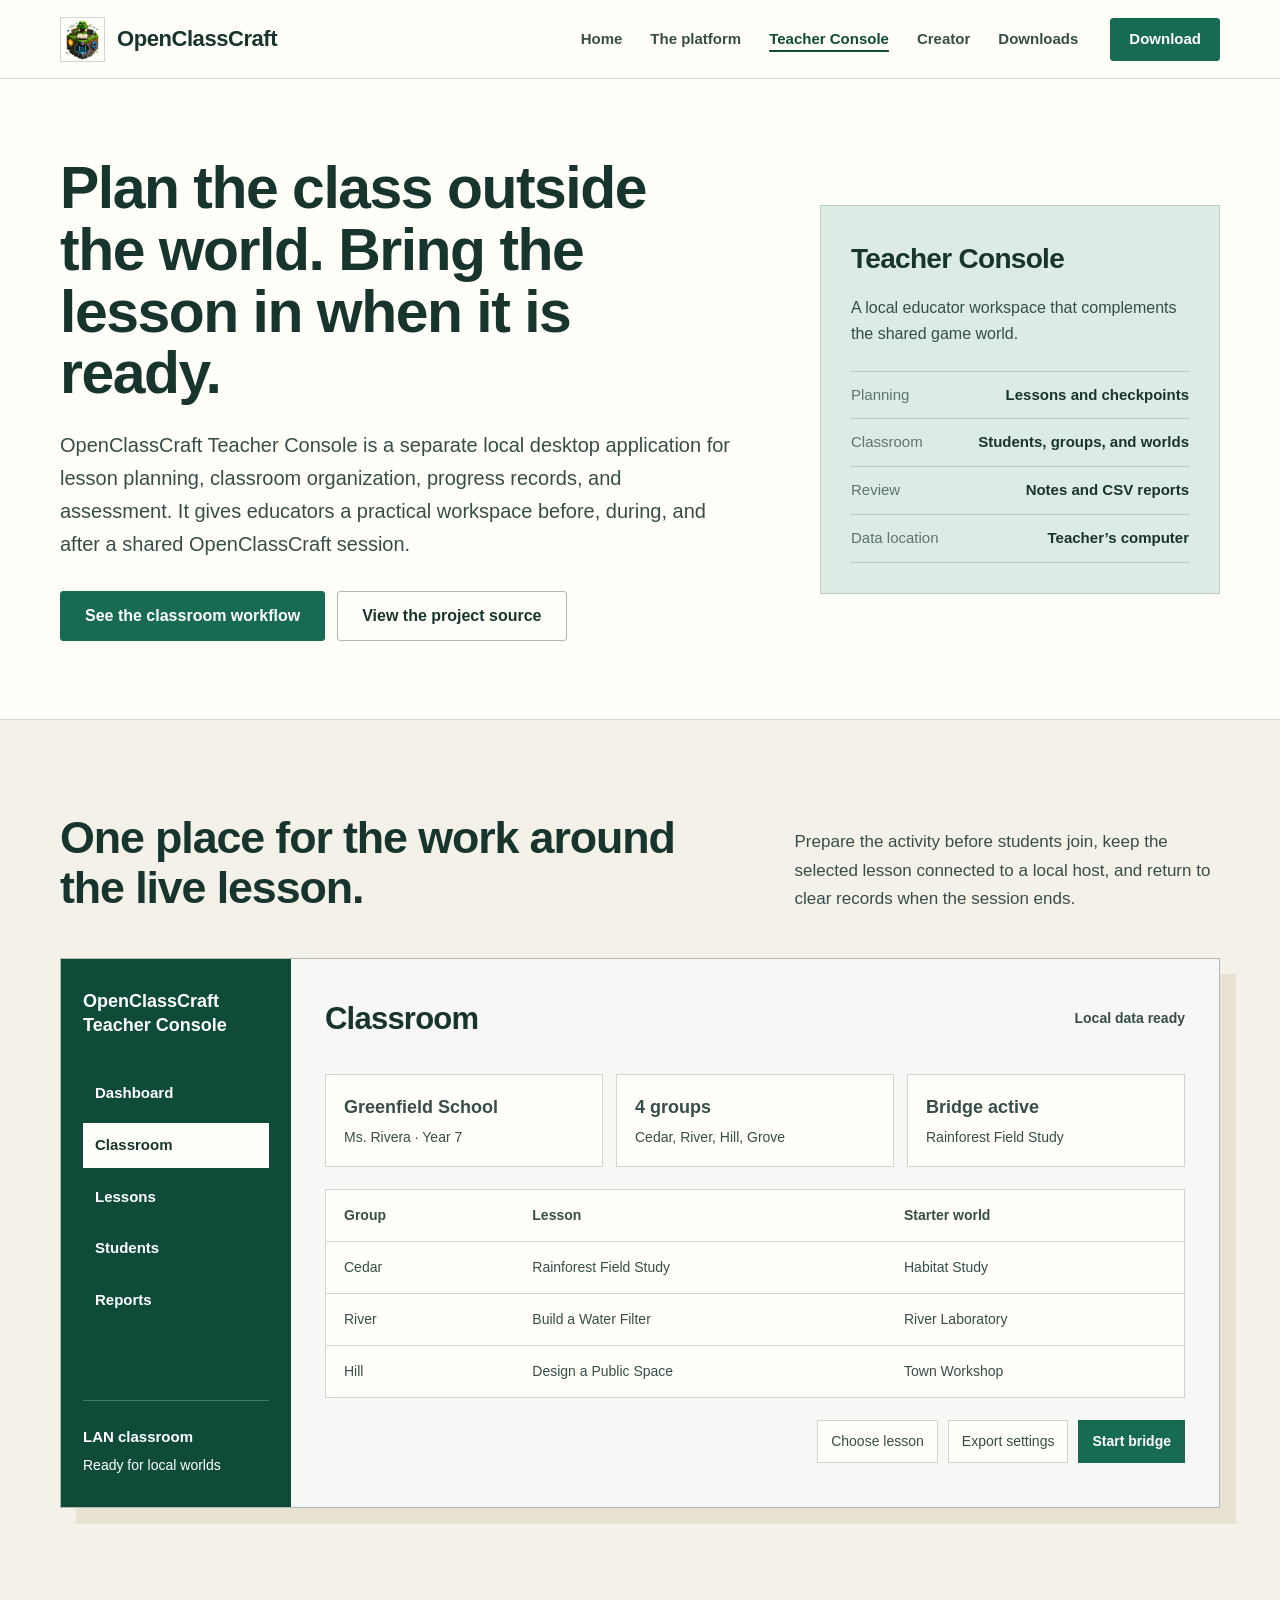
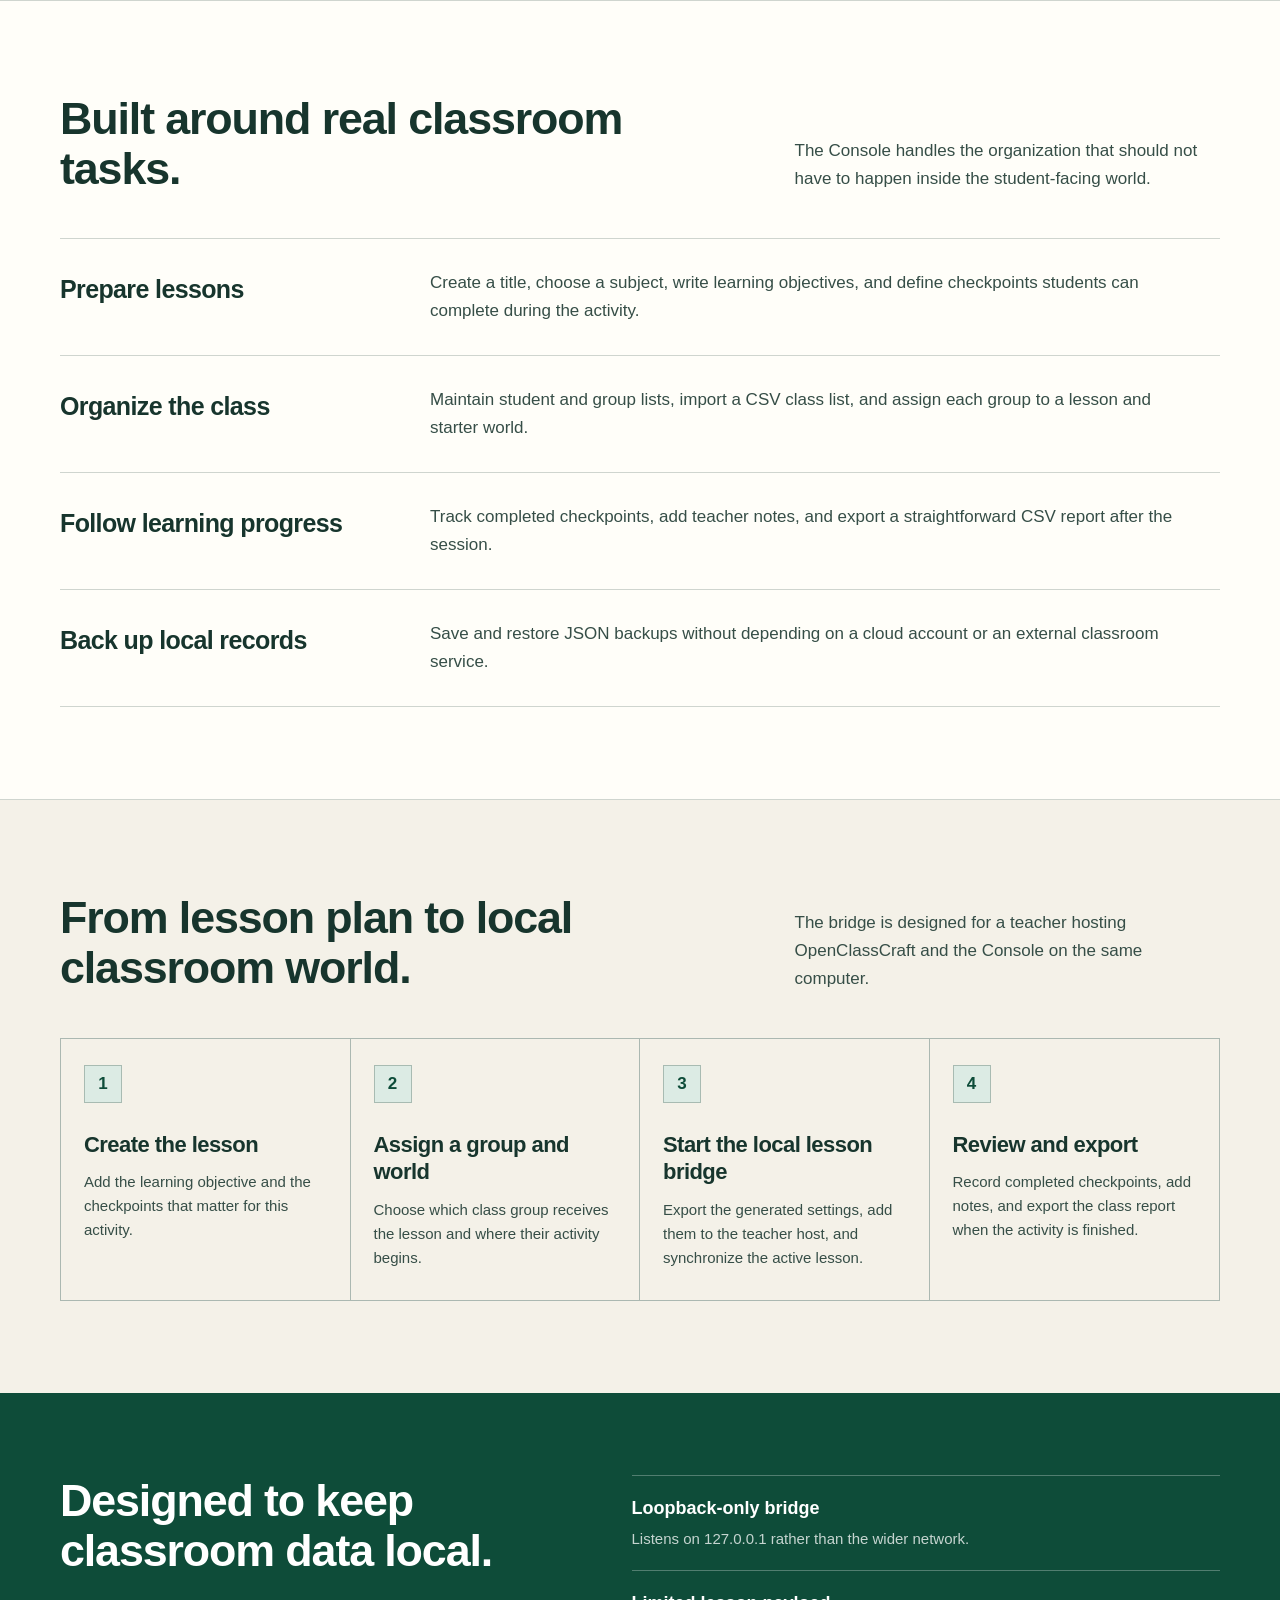
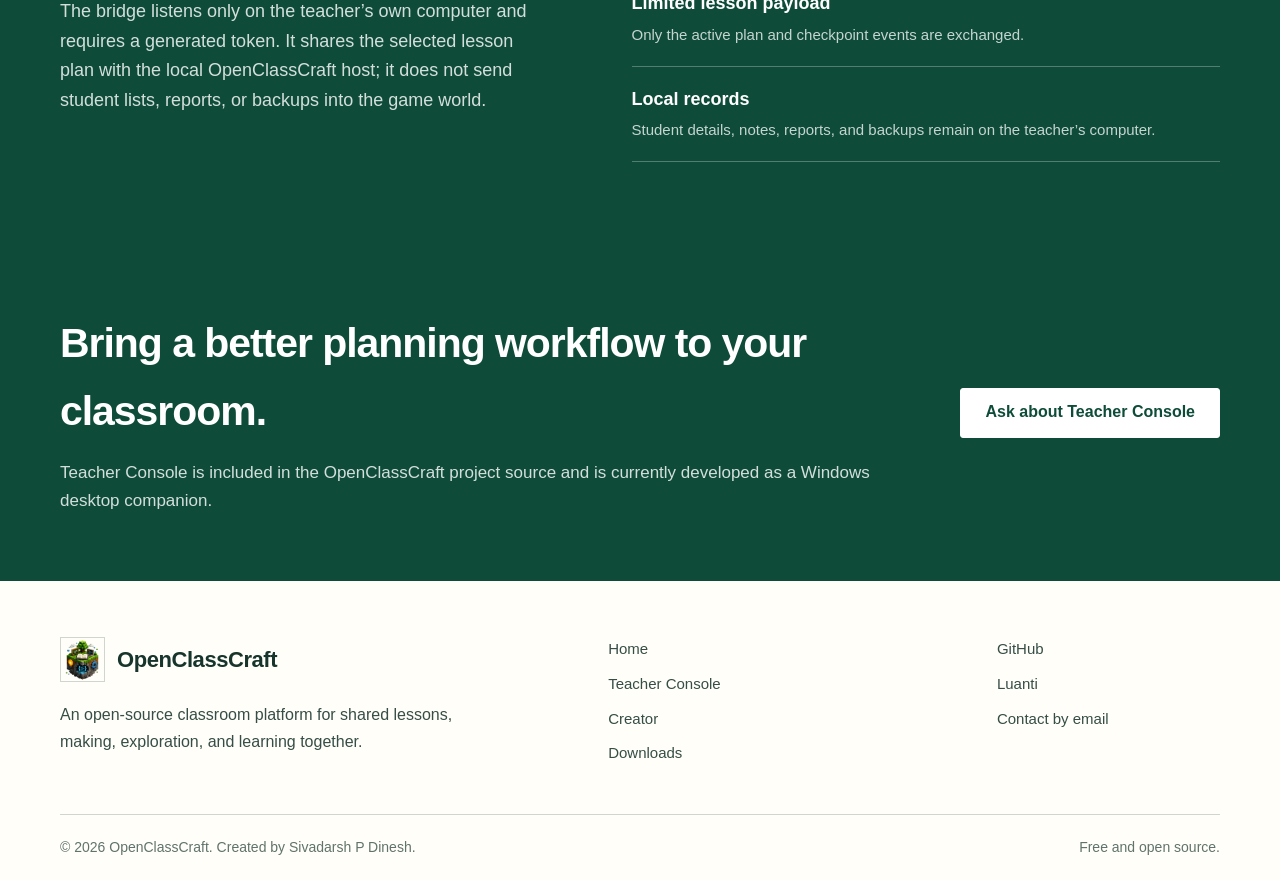
<file: teacher-console.html>
<!doctype html>
<html lang="en">
  <head>
    <meta charset="UTF-8" />
    <meta name="viewport" content="width=device-width, initial-scale=1.0" />
    <meta
      name="description"
      content="OpenClassCraft Teacher Console helps educators plan lessons, organize groups, connect local classroom worlds, track checkpoints, and keep records on their own computer."
    />
    <meta name="theme-color" content="#f4f1e8" />
    <meta property="og:title" content="OpenClassCraft Teacher Console" />
    <meta property="og:description" content="Plan the class, bring the lesson into a local world, and review progress afterwards." />
    <meta property="og:image" content="assets/images/openclasscraft-campus.png" />
    <title>Teacher Console — OpenClassCraft</title>
    <link rel="icon" href="assets/images/openclasscraft-icon.png" />
    <link rel="stylesheet" href="styles.css" />
  </head>
  <body>
    <a class="skip-link" href="#main-content">Skip to main content</a>

    <header class="site-header" id="top">
      <div class="container header-inner">
        <a class="brand" href="index.html" aria-label="OpenClassCraft home">
          <img src="assets/images/openclasscraft-icon.png" alt="" />
          <strong>OpenClassCraft</strong>
        </a>
        <button class="menu-toggle" type="button" aria-expanded="false" aria-controls="site-nav">
          <span></span><span></span><span></span><span class="sr-only">Open navigation</span>
        </button>
        <nav class="site-nav" id="site-nav" aria-label="Primary navigation">
          <a href="index.html">Home</a>
          <a href="index.html#about">The platform</a>
          <a href="teacher-console.html" aria-current="page">Teacher Console</a>
          <a href="creator.html">Creator</a>
          <a href="downloads.html">Downloads</a>
        </nav>
        <a class="button button-small button-primary" href="downloads.html">Download</a>
      </div>
    </header>

    <main id="main-content">
      <section class="product-hero">
        <div class="container product-hero-layout">
          <div>
            <h1>Plan the class outside the world. Bring the lesson in when it is ready.</h1>
            <p>
              OpenClassCraft Teacher Console is a separate local desktop application for lesson planning,
              classroom organization, progress records, and assessment. It gives educators a practical workspace
              before, during, and after a shared OpenClassCraft session.
            </p>
            <div class="hero-actions">
              <a class="button button-primary" href="#workflow">See the classroom workflow</a>
              <a class="button button-secondary" href="https://github.com/GP-commits/OpenClassCraft" target="_blank" rel="noreferrer">View the project source</a>
            </div>
          </div>
          <aside class="product-summary" aria-label="Teacher Console summary">
            <h2>Teacher Console</h2>
            <p>A local educator workspace that complements the shared game world.</p>
            <dl>
              <div><dt>Planning</dt><dd>Lessons and checkpoints</dd></div>
              <div><dt>Classroom</dt><dd>Students, groups, and worlds</dd></div>
              <div><dt>Review</dt><dd>Notes and CSV reports</dd></div>
              <div><dt>Data location</dt><dd>Teacher’s computer</dd></div>
            </dl>
          </aside>
        </div>
      </section>

      <section class="section product-demo-section" id="overview">
        <div class="container">
          <div class="product-heading">
            <h2>One place for the work around the live lesson.</h2>
            <p>
              Prepare the activity before students join, keep the selected lesson connected to a local host, and
              return to clear records when the session ends.
            </p>
          </div>

          <div class="app-window teacher-app-preview" aria-label="Teacher Console classroom interface example">
            <aside class="app-sidebar">
              <strong>OpenClassCraft<br />Teacher Console</strong>
              <nav aria-label="Teacher Console preview navigation"><span>Dashboard</span><span class="selected">Classroom</span><span>Lessons</span><span>Students</span><span>Reports</span></nav>
              <p><strong>LAN classroom</strong><span>Ready for local worlds</span></p>
            </aside>
            <div class="app-content">
              <div class="app-titlebar"><h3>Classroom</h3><span>Local data ready</span></div>
              <div class="app-stat-grid">
                <article><strong>Greenfield School</strong><span>Ms. Rivera · Year 7</span></article>
                <article><strong>4 groups</strong><span>Cedar, River, Hill, Grove</span></article>
                <article><strong>Bridge active</strong><span>Rainforest Field Study</span></article>
              </div>
              <div class="app-table">
                <div><strong>Group</strong><strong>Lesson</strong><strong>Starter world</strong></div>
                <div><span>Cedar</span><span>Rainforest Field Study</span><span>Habitat Study</span></div>
                <div><span>River</span><span>Build a Water Filter</span><span>River Laboratory</span></div>
                <div><span>Hill</span><span>Design a Public Space</span><span>Town Workshop</span></div>
              </div>
              <div class="app-actions"><span>Choose lesson</span><span>Export settings</span><strong>Start bridge</strong></div>
            </div>
          </div>
        </div>
      </section>

      <section class="section capability-section">
        <div class="container">
          <div class="product-heading">
            <h2>Built around real classroom tasks.</h2>
            <p>The Console handles the organization that should not have to happen inside the student-facing world.</p>
          </div>
          <div class="capability-rows">
            <article><h3>Prepare lessons</h3><p>Create a title, choose a subject, write learning objectives, and define checkpoints students can complete during the activity.</p></article>
            <article><h3>Organize the class</h3><p>Maintain student and group lists, import a CSV class list, and assign each group to a lesson and starter world.</p></article>
            <article><h3>Follow learning progress</h3><p>Track completed checkpoints, add teacher notes, and export a straightforward CSV report after the session.</p></article>
            <article><h3>Back up local records</h3><p>Save and restore JSON backups without depending on a cloud account or an external classroom service.</p></article>
          </div>
        </div>
      </section>

      <section class="section product-workflow" id="workflow">
        <div class="container">
          <div class="product-heading">
            <h2>From lesson plan to local classroom world.</h2>
            <p>The bridge is designed for a teacher hosting OpenClassCraft and the Console on the same computer.</p>
          </div>
          <ol class="workflow-rows">
            <li><span>1</span><div><h3>Create the lesson</h3><p>Add the learning objective and the checkpoints that matter for this activity.</p></div></li>
            <li><span>2</span><div><h3>Assign a group and world</h3><p>Choose which class group receives the lesson and where their activity begins.</p></div></li>
            <li><span>3</span><div><h3>Start the local lesson bridge</h3><p>Export the generated settings, add them to the teacher host, and synchronize the active lesson.</p></div></li>
            <li><span>4</span><div><h3>Review and export</h3><p>Record completed checkpoints, add notes, and export the class report when the activity is finished.</p></div></li>
          </ol>
        </div>
      </section>

      <section class="privacy-section">
        <div class="container privacy-layout">
          <div>
            <h2>Designed to keep classroom data local.</h2>
            <p>
              The bridge listens only on the teacher’s own computer and requires a generated token. It shares the
              selected lesson plan with the local OpenClassCraft host; it does not send student lists, reports, or
              backups into the game world.
            </p>
          </div>
          <ul>
            <li><strong>Loopback-only bridge</strong><span>Listens on 127.0.0.1 rather than the wider network.</span></li>
            <li><strong>Limited lesson payload</strong><span>Only the active plan and checkpoint events are exchanged.</span></li>
            <li><strong>Local records</strong><span>Student details, notes, reports, and backups remain on the teacher’s computer.</span></li>
          </ul>
        </div>
      </section>

      <section class="download-contact">
        <div class="container contact-layout">
          <div><h2>Bring a better planning workflow to your classroom.</h2><p>Teacher Console is included in the OpenClassCraft project source and is currently developed as a Windows desktop companion.</p></div>
          <a class="button button-light" href="mailto:sivadarshpdinesh@gmail.com?subject=OpenClassCraft%20Teacher%20Console">Ask about Teacher Console</a>
        </div>
      </section>
    </main>

    <footer class="site-footer">
      <div class="container footer-layout">
        <div class="footer-intro"><a class="brand footer-brand" href="index.html"><img src="assets/images/openclasscraft-icon.png" alt="" /><strong>OpenClassCraft</strong></a><p>An open-source classroom platform for shared lessons, making, exploration, and learning together.</p></div>
        <nav aria-label="Footer navigation"><a href="index.html">Home</a><a href="teacher-console.html">Teacher Console</a><a href="creator.html">Creator</a><a href="downloads.html">Downloads</a></nav>
        <nav aria-label="Project links"><a href="https://github.com/GP-commits/OpenClassCraft" target="_blank" rel="noreferrer">GitHub</a><a href="https://www.luanti.org/" target="_blank" rel="noreferrer">Luanti</a><a href="mailto:sivadarshpdinesh@gmail.com">Contact by email</a></nav>
      </div>
      <div class="container footer-bottom"><span>© 2026 OpenClassCraft. Created by Sivadarsh P Dinesh.</span><span>Free and open source.</span></div>
    </footer>
    <script src="script.js"></script>
  </body>
</html>
</file>
<file: styles.css>
:root {
  --ink: #17352d;
  --text: #364e47;
  --muted: #61736d;
  --green: #176b52;
  --green-dark: #0e4c39;
  --green-light: #dcebe4;
  --cream: #f4f1e8;
  --paper: #fffef9;
  --sand: #e8e2d3;
  --line: #cfd5cf;
  --font: "Noto Sans", "Segoe UI", Arial, sans-serif;
}

* { box-sizing: border-box; }
html { scroll-behavior: smooth; scroll-padding-top: 84px; }
body { margin: 0; color: var(--text); background: var(--cream); font: 18px/1.65 var(--font); overflow-x: hidden; }
body.dialog-open { overflow: hidden; }
img { display: block; max-width: 100%; }
a { color: inherit; text-decoration: none; }
button { color: inherit; font: inherit; }
h1, h2, h3, p { overflow-wrap: break-word; }
h1, h2, h3 { margin-top: 0; color: var(--ink); font-family: var(--font); letter-spacing: -0.025em; }
:focus-visible { outline: 3px solid #e0a545; outline-offset: 4px; }
.container { width: min(1160px, calc(100% - 48px)); margin-inline: auto; }
.sr-only { position: absolute; width: 1px; height: 1px; padding: 0; margin: -1px; clip: rect(0, 0, 0, 0); white-space: nowrap; overflow: hidden; border: 0; }
.skip-link { position: fixed; z-index: 1000; top: 12px; left: 18px; padding: 10px 16px; color: #fff; background: var(--ink); transform: translateY(-160%); transition: transform .2s; }
.skip-link:focus { transform: translateY(0); }

.site-header { position: sticky; z-index: 100; top: 0; background: rgba(255,254,249,.97); border-bottom: 1px solid var(--line); transition: box-shadow .2s; }
.site-header.scrolled { box-shadow: 0 5px 15px rgba(23,53,45,.08); }
.header-inner { display: flex; align-items: center; min-height: 78px; gap: 32px; }
.brand { display: inline-flex; align-items: center; gap: 12px; margin-right: auto; }
.brand img { width: 45px; height: 45px; object-fit: cover; border: 1px solid var(--line); }
.brand strong { color: var(--ink); font-size: 22px; letter-spacing: -.02em; }
.site-nav { display: flex; align-items: center; gap: 28px; }
.site-nav a { color: var(--text); font-size: 15px; font-weight: 650; }
.site-nav a:hover { color: var(--green); }
.site-nav a[aria-current="page"] { color: var(--green-dark); text-decoration: underline; text-decoration-thickness: 2px; text-underline-offset: 6px; }
.menu-toggle { display: none; }

.button { display: inline-flex; justify-content: center; align-items: center; min-height: 50px; padding: 0 24px; color: var(--ink); background: transparent; border: 1px solid transparent; border-radius: 3px; font-size: 16px; font-weight: 750; cursor: pointer; transition: background .2s, border-color .2s, color .2s, transform .2s; }
.button:hover { transform: translateY(-2px); }
.button-small { min-height: 43px; padding-inline: 18px; font-size: 15px; }
.button-primary { color: #fff; background: var(--green); border-color: var(--green); }
.button-primary:hover { background: var(--green-dark); border-color: var(--green-dark); }
.button-secondary { background: var(--paper); border-color: #aeb9b3; }
.button-secondary:hover { border-color: var(--green); }
.button-light { color: var(--green-dark); background: #fff; border-color: #fff; }

.hero { padding: 58px 0 62px; background: var(--paper); }
.hero-layout { display: grid; grid-template-columns: .88fr 1.12fr; align-items: center; gap: 68px; }
h1 { max-width: 620px; margin-bottom: 25px; font-size: clamp(47px, 4.5vw, 62px); line-height: 1.05; font-weight: 760; }
.hero-copy > p:first-of-type { max-width: 600px; margin: 0; color: var(--text); font-size: 20px; line-height: 1.65; }
.hero-actions { display: flex; flex-wrap: wrap; gap: 12px; margin-top: 30px; }
.hero-audience { max-width: 580px; margin: 25px 0 0; color: var(--muted); font-size: 16px; }
.hero-visual { margin: 0; background: var(--paper); border: 1px solid #bfc7c1; }
.hero-visual img { width: 100%; aspect-ratio: 1.55; object-fit: cover; }
.hero-visual figcaption { padding: 16px 18px; color: var(--text); border-top: 1px solid var(--line); font-size: 16px; line-height: 1.5; }

.project-facts { background: var(--green-light); border-top: 1px solid #c2d5cc; border-bottom: 1px solid #c2d5cc; }
.fact-grid { display: grid; grid-template-columns: repeat(3, 1fr); }
.fact-grid p { margin: 0; padding: 24px 27px; border-right: 1px solid #b9cdc4; }
.fact-grid p:first-child { padding-left: 0; }
.fact-grid p:last-child { border-right: 0; }
.fact-grid strong, .fact-grid span { display: block; }
.fact-grid strong { color: var(--ink); font-size: 18px; }
.fact-grid span { margin-top: 4px; font-size: 15px; line-height: 1.5; }

.section { padding: 92px 0; }
.section-introduction { display: grid; grid-template-columns: 1fr .75fr; align-items: end; gap: 90px; margin-bottom: 50px; }
.section-introduction h2, .learning-copy h2, .educator-copy h2, .accessibility-layout h2, .community-layout h2 { margin-bottom: 0; font-size: clamp(36px, 3.5vw, 48px); line-height: 1.12; font-weight: 720; }
.section-introduction > p { margin: 0; font-size: 18px; }

.about { background: var(--cream); }
.learning-stories { display: grid; grid-template-columns: 1.25fr .75fr; grid-template-rows: 1fr 1fr; border: 1px solid var(--line); background: var(--paper); }
.story { display: grid; margin: 0; }
.story-main { grid-row: 1 / 3; border-right: 1px solid var(--line); }
.story-main img { width: 100%; height: 370px; object-fit: cover; }
.story-main > div { padding: 30px; }
.story-side { grid-template-columns: 190px 1fr; min-height: 250px; }
.story-side + .story-side { border-top: 1px solid var(--line); }
.story-side img { width: 100%; height: 100%; object-fit: cover; }
.story-side > div { align-self: center; padding: 26px; }
.story h3 { margin-bottom: 12px; font-size: 25px; line-height: 1.25; }
.story p { margin: 0; font-size: 16px; line-height: 1.65; }

.learning-model { background: var(--paper); border-top: 1px solid var(--line); border-bottom: 1px solid var(--line); }
.learning-layout { display: grid; grid-template-columns: .9fr 1.1fr; align-items: center; gap: 72px; }
.learning-copy > p { margin: 23px 0 0; font-size: 18px; }
.process-list { margin: 34px 0 0; padding: 0; list-style: none; border-top: 1px solid var(--line); }
.process-list li { display: grid; grid-template-columns: 48px 1fr; gap: 16px; padding: 17px 12px; border-bottom: 1px solid var(--line); }
.process-list li > span { display: grid; place-items: center; align-self: start; width: 36px; height: 36px; color: var(--green-dark); background: #fff; border: 1px solid #aabdb4; font-size: 17px; font-weight: 800; }
.process-list strong { color: var(--ink); font-size: 18px; }
.process-list p { margin: 3px 0 0; color: var(--muted); font-size: 15px; line-height: 1.5; }

.lesson-preview { overflow: hidden; background: var(--paper); border: 1px solid #b9c2bc; }
.lesson-preview-header { display: flex; justify-content: space-between; align-items: center; gap: 24px; padding: 22px 24px; background: var(--green-light); border-bottom: 1px solid #b9c2bc; }
.lesson-preview-header strong, .lesson-preview-header div span { display: block; }
.lesson-preview-header strong { font-size: 21px; }
.lesson-preview-header div span { margin-top: 3px; font-size: 15px; }
.lesson-preview-header > span { flex: 0 0 auto; padding: 8px 11px; background: var(--paper); border: 1px solid #a9bcb3; font-size: 14px; font-weight: 750; }
.lesson-preview-body { padding: 26px 24px; }
.lesson-goal { margin-bottom: 22px; padding: 20px; background: var(--cream); border-left: 4px solid var(--green); }
.lesson-goal strong { color: var(--ink); font-size: 17px; }
.lesson-goal p { margin: 6px 0 0; font-size: 16px; line-height: 1.55; }
.lesson-checkpoints { margin: 0; padding: 0; list-style: none; border-top: 1px solid var(--line); }
.lesson-checkpoints li { display: grid; grid-template-columns: 40px 1fr auto; align-items: center; gap: 14px; padding: 16px 0; border-bottom: 1px solid var(--line); }
.lesson-checkpoints li > span { display: grid; place-items: center; width: 32px; height: 32px; color: var(--green-dark); background: var(--green-light); border: 1px solid #abc0b6; font-size: 15px; font-weight: 800; }
.lesson-checkpoints strong, .lesson-checkpoints p { display: block; }
.lesson-checkpoints strong { font-size: 16px; }
.lesson-checkpoints p { margin: 2px 0 0; font-size: 14px; line-height: 1.45; }
.lesson-checkpoints b { color: var(--muted); font-size: 14px; }
.lesson-preview-footer { display: flex; justify-content: space-between; gap: 20px; padding: 17px 24px; background: #f8f7f0; border-top: 1px solid var(--line); font-size: 14px; }
.lesson-preview-footer strong { color: var(--ink); }

.new-tools { background: var(--cream); }
.tool-features { border-top: 1px solid #abb8b1; }
.tool-feature { display: grid; grid-template-columns: .8fr 1.2fr; align-items: center; gap: 70px; padding: 58px 0; border-bottom: 1px solid #abb8b1; }
.tool-feature-reverse { grid-template-columns: 1.2fr .8fr; }
.tool-feature-reverse .tool-copy { order: 2; }
.tool-feature-reverse .tool-preview { order: 1; }
.tool-copy h3 { margin-bottom: 18px; font-size: 32px; line-height: 1.18; }
.tool-copy > p { margin: 0; font-size: 17px; }
.tool-copy ul { margin: 24px 0 28px; padding-left: 21px; }
.tool-copy li { margin-bottom: 8px; padding-left: 5px; font-size: 15px; }
.tool-preview { min-height: 390px; overflow: hidden; background: #f8faf7; border: 1px solid #aeb9b3; box-shadow: 14px 14px 0 var(--sand); }
.console-mini { display: grid; grid-template-columns: 155px 1fr; }
.console-mini > aside { display: flex; flex-direction: column; gap: 10px; padding: 24px 18px; color: #fff; background: var(--green-dark); }
.console-mini > aside strong { margin-bottom: 20px; font-size: 16px; line-height: 1.35; }
.console-mini > aside span { padding: 7px 8px; font-size: 14px; }
.console-mini > aside span:nth-child(3) { color: var(--ink); background: var(--paper); }
.console-mini > div { padding: 30px; }
.console-mini h4 { margin: 0 0 24px; color: var(--ink); font-size: 25px; }
.mini-metrics { display: grid; grid-template-columns: repeat(3, 1fr); gap: 9px; }
.mini-metrics p { margin: 0; padding: 14px; background: var(--paper); border: 1px solid var(--line); }
.mini-metrics strong, .mini-metrics span { display: block; }
.mini-metrics strong { font-size: 23px; }.mini-metrics span { font-size: 14px; }
.mini-table { margin-top: 18px; background: var(--paper); border: 1px solid var(--line); }
.mini-table p { display: grid; grid-template-columns: .7fr 1.3fr; gap: 10px; margin: 0; padding: 11px 14px; border-bottom: 1px solid var(--line); font-size: 14px; }
.mini-table p:last-child { border-bottom: 0; }
.creator-mini { min-height: 390px; }
.creator-toolbar { display: flex; justify-content: space-between; gap: 20px; padding: 18px 20px; color: #fff; background: var(--ink); }
.creator-toolbar strong, .creator-toolbar span { font-size: 15px; }
.creator-workspace { display: grid; grid-template-columns: 1fr 190px; min-height: 334px; }
.block-stack { display: flex; flex-direction: column; align-items: flex-start; padding: 40px 30px; background: #eef1ed; }
.block-stack span { width: fit-content; max-width: 100%; padding: 10px 14px; color: #fff; background: #287e70; border-left: 7px solid #13594d; font-size: 14px; font-weight: 700; }
.block-stack span:nth-child(2) { margin-left: 20px; background: #b96632; border-color: #7d3e1d; }
.block-stack span:nth-child(3) { margin-left: 20px; background: #7d61a8; border-color: #503876; }
.block-stack span:nth-child(4) { margin-left: 20px; background: #b96632; border-color: #7d3e1d; }
.creator-inspector { padding: 28px 20px; background: var(--paper); border-left: 1px solid var(--line); }
.creator-inspector > strong { font-size: 16px; }
.creator-inspector > div { display: grid; place-items: center; min-height: 140px; margin: 18px 0; padding: 15px; color: #fff; background: #557c4b; border: 8px solid #385c32; font-size: 15px; font-weight: 750; text-align: center; }
.creator-inspector > span { font-size: 14px; }

.educators { background: var(--cream); }
.educator-layout { display: grid; grid-template-columns: .85fr 1.15fr; align-items: center; gap: 78px; }
.lesson-board { position: relative; min-height: 490px; overflow: hidden; border: 12px solid #785a39; }
.lesson-board > img { position: absolute; inset: 0; width: 100%; height: 100%; object-fit: cover; }
.lesson-board > div { position: relative; z-index: 1; padding: 60px 50px; color: #fff; }
.lesson-board strong { font-size: 19px; }
.lesson-board p { margin: 24px 0; color: #fff; font-size: 34px; line-height: 1.25; font-weight: 700; }
.lesson-board ul { display: grid; gap: 10px; padding-left: 22px; font-size: 17px; }
.educator-copy > p { margin: 24px 0 0; font-size: 18px; }
.educator-list { margin: 34px 0 30px; padding: 0; list-style: none; border-top: 1px solid var(--line); }
.educator-list li { padding: 17px 0; border-bottom: 1px solid var(--line); }
.educator-list strong, .educator-list span { display: block; }
.educator-list strong { color: var(--ink); font-size: 18px; }.educator-list span { margin-top: 3px; font-size: 16px; }
.text-link { display: inline-block; padding-bottom: 3px; color: var(--green-dark); border-bottom: 2px solid var(--green); font-size: 16px; font-weight: 750; }

.accessibility { background: var(--paper); border-top: 1px solid var(--line); }
.accessibility-layout { display: grid; grid-template-columns: .85fr 1.15fr; gap: 90px; }
.accessibility-layout > div > p { margin: 24px 0 0; font-size: 18px; }
.accessibility-list { margin: 0; padding: 0; list-style: none; border-top: 1px solid var(--line); }
.accessibility-list li { padding: 18px 0; border-bottom: 1px solid var(--line); }
.accessibility-list strong, .accessibility-list span { display: block; }
.accessibility-list strong { color: var(--ink); font-size: 19px; }.accessibility-list span { margin-top: 3px; font-size: 16px; }

.community { padding: 72px 0; color: #fff; background: var(--green-dark); }
.community-layout { display: grid; grid-template-columns: 1fr auto; align-items: center; gap: 80px; }
.community-layout h2 { color: #fff; }
.community-layout p { max-width: 720px; margin: 20px 0 0; color: rgba(255,255,255,.82); font-size: 18px; }
.community-actions { display: flex; flex-direction: column; align-items: stretch; gap: 13px; min-width: 230px; text-align: center; }
.community-actions > a:not(.button) { color: #fff; font-size: 16px; font-weight: 700; text-decoration: underline; text-underline-offset: 4px; }

.site-footer { background: var(--paper); }
.footer-layout { display: grid; grid-template-columns: 1.5fr 1fr .7fr; gap: 70px; padding-top: 56px; padding-bottom: 48px; }
.footer-brand { margin-bottom: 20px; }
.footer-intro p { max-width: 400px; margin: 0; font-size: 16px; }
.footer-layout nav { display: flex; flex-direction: column; align-items: flex-start; gap: 10px; }
.footer-layout nav a { font-size: 15px; }
.footer-layout nav a:hover { color: var(--green); }
.footer-bottom { display: flex; justify-content: space-between; gap: 25px; padding-top: 21px; padding-bottom: 21px; color: var(--muted); border-top: 1px solid var(--line); font-size: 14px; }

.product-hero { padding: 78px 0; background: var(--paper); border-bottom: 1px solid var(--line); }
.product-hero-layout { display: grid; grid-template-columns: 1fr 400px; align-items: center; gap: 88px; }
.product-hero h1 { max-width: 760px; margin-bottom: 25px; font-size: clamp(46px, 4.6vw, 64px); }
.product-hero-layout > div > p { max-width: 760px; margin: 0; font-size: 20px; }
.product-summary { padding: 30px; background: var(--green-light); border: 1px solid #b9cec4; }
.product-summary h2 { margin-bottom: 13px; font-size: 28px; }
.product-summary > p { margin: 0 0 23px; font-size: 16px; }
.product-summary dl { margin: 0; border-top: 1px solid #b7c9c1; }
.product-summary dl div { display: grid; grid-template-columns: 110px 1fr; gap: 16px; padding: 11px 0; border-bottom: 1px solid #b7c9c1; }
.product-summary dt, .product-summary dd { margin: 0; font-size: 15px; }
.product-summary dt { color: var(--muted); }
.product-summary dd { color: var(--ink); font-weight: 700; text-align: right; }

.product-demo-section { background: var(--cream); }
.product-heading { display: grid; grid-template-columns: 1fr .65fr; align-items: end; gap: 80px; margin-bottom: 45px; }
.product-heading h2 { margin: 0; font-size: clamp(36px, 3.5vw, 48px); line-height: 1.12; }
.product-heading p { margin: 0; font-size: 17px; }
.app-window { overflow: hidden; background: var(--paper); border: 1px solid #aeb9b3; box-shadow: 16px 16px 0 var(--sand); }
.teacher-app-preview { display: grid; grid-template-columns: 230px 1fr; min-height: 550px; }
.app-sidebar { display: flex; flex-direction: column; padding: 30px 22px; color: #fff; background: var(--green-dark); }
.app-sidebar > strong { margin-bottom: 34px; font-size: 18px; line-height: 1.35; }
.app-sidebar nav { display: flex; flex-direction: column; gap: 7px; }
.app-sidebar nav span { padding: 10px 12px; font-size: 15px; font-weight: 650; }
.app-sidebar nav .selected { color: var(--ink); background: var(--paper); }
.app-sidebar > p { margin: auto 0 0; padding-top: 24px; border-top: 1px solid rgba(255,255,255,.25); }
.app-sidebar > p strong, .app-sidebar > p span { display: block; }
.app-sidebar > p strong { color: #fff; font-size: 15px; }
.app-sidebar > p span { margin-top: 4px; font-size: 14px; }
.app-content { padding: 34px; background: #f7f8f5; }
.app-titlebar { display: flex; justify-content: space-between; align-items: center; gap: 20px; margin-bottom: 30px; }
.app-titlebar h3 { margin: 0; font-size: 31px; }
.app-titlebar span { font-size: 14px; font-weight: 700; }
.app-stat-grid { display: grid; grid-template-columns: repeat(3, 1fr); gap: 13px; }
.app-stat-grid article { padding: 18px; background: var(--paper); border: 1px solid var(--line); }
.app-stat-grid strong, .app-stat-grid span { display: block; }
.app-stat-grid strong { font-size: 18px; }.app-stat-grid span { margin-top: 5px; font-size: 14px; line-height: 1.45; }
.app-table { margin-top: 22px; background: var(--paper); border: 1px solid var(--line); }
.app-table > div { display: grid; grid-template-columns: .65fr 1.35fr 1fr; gap: 18px; padding: 14px 18px; border-bottom: 1px solid var(--line); }
.app-table > div:last-child { border-bottom: 0; }
.app-table strong, .app-table span { font-size: 14px; }
.app-actions { display: flex; justify-content: flex-end; flex-wrap: wrap; gap: 10px; margin-top: 22px; }
.app-actions span, .app-actions strong { padding: 9px 13px; background: var(--paper); border: 1px solid var(--line); font-size: 14px; }
.app-actions strong { color: #fff; background: var(--green); border-color: var(--green); }

.capability-section { background: var(--paper); border-top: 1px solid var(--line); }
.capability-rows { border-top: 1px solid var(--line); }
.capability-rows article { display: grid; grid-template-columns: 300px 1fr; gap: 70px; padding: 30px 0; border-bottom: 1px solid var(--line); }
.capability-rows h3 { margin: 0; font-size: 25px; }
.capability-rows p { max-width: 760px; margin: 0; font-size: 17px; }

.product-workflow { background: var(--cream); border-top: 1px solid var(--line); }
.workflow-rows { display: grid; grid-template-columns: repeat(4, 1fr); margin: 0; padding: 0; list-style: none; border: 1px solid #abb8b1; }
.workflow-rows li { padding: 26px 23px 30px; border-right: 1px solid #abb8b1; }
.workflow-rows li:last-child { border-right: 0; }
.workflow-rows li > span { display: grid; place-items: center; width: 38px; height: 38px; margin-bottom: 28px; color: var(--green-dark); background: var(--green-light); border: 1px solid #a8bbb2; font-size: 17px; font-weight: 800; }
.workflow-rows h3 { margin-bottom: 12px; font-size: 22px; line-height: 1.25; }
.workflow-rows p { margin: 0; font-size: 15px; line-height: 1.6; }

.privacy-section { padding: 82px 0; color: #fff; background: var(--green-dark); }
.privacy-layout { display: grid; grid-template-columns: .9fr 1.1fr; gap: 90px; align-items: start; }
.privacy-layout h2 { margin-bottom: 22px; color: #fff; font-size: clamp(36px, 3.5vw, 48px); line-height: 1.12; }
.privacy-layout > div p { margin: 0; color: rgba(255,255,255,.82); font-size: 18px; }
.privacy-layout ul { margin: 0; padding: 0; list-style: none; border-top: 1px solid rgba(255,255,255,.28); }
.privacy-layout li { padding: 18px 0; border-bottom: 1px solid rgba(255,255,255,.28); }
.privacy-layout li strong, .privacy-layout li span { display: block; }
.privacy-layout li strong { color: #fff; font-size: 18px; }
.privacy-layout li span { margin-top: 4px; color: rgba(255,255,255,.76); font-size: 15px; }

.creator-app-preview { min-height: 570px; }
.creator-app-bar { display: flex; align-items: center; gap: 32px; padding: 18px 22px; color: #fff; background: var(--ink); }
.creator-app-bar strong { margin-right: auto; font-size: 17px; }
.creator-app-bar span, .creator-app-bar b { font-size: 15px; }
.creator-app-bar b { padding: 8px 12px; color: var(--ink); background: var(--paper); }
.creator-app-layout { display: grid; grid-template-columns: 200px 1fr 250px; min-height: 514px; }
.creator-palette { display: flex; flex-direction: column; gap: 6px; padding: 24px 17px; background: #edf0ec; border-right: 1px solid var(--line); }
.creator-palette strong { margin: 10px 0 3px; font-size: 15px; }
.creator-palette strong:first-child { margin-top: 0; }
.creator-palette span { padding: 8px 10px; background: var(--paper); border: 1px solid var(--line); font-size: 14px; }
.creator-canvas { padding: 28px; background-color: #f8f9f6; background-image: linear-gradient(#e1e5e1 1px, transparent 1px), linear-gradient(90deg, #e1e5e1 1px, transparent 1px); background-size: 32px 32px; }
.creator-canvas h3, .creator-live-preview h3 { margin-bottom: 24px; font-size: 24px; }
.large-block-stack { display: flex; flex-direction: column; align-items: flex-start; }
.large-block-stack span { max-width: 100%; padding: 12px 15px; color: #fff; background: #287e70; border-left: 8px solid #13594d; font-size: 15px; font-weight: 700; }
.large-block-stack span:nth-child(2), .large-block-stack span:nth-child(4), .large-block-stack span:nth-child(5) { margin-left: 24px; background: #b96632; border-color: #7d3e1d; }
.large-block-stack span:nth-child(3) { margin-left: 24px; background: #7d61a8; border-color: #503876; }
.creator-live-preview { padding: 28px 22px; background: var(--paper); border-left: 1px solid var(--line); }
.creator-live-preview > div { display: grid; place-items: center; min-height: 170px; padding: 20px; color: #fff; background: #557c4b; border: 10px solid #385c32; text-align: center; }
.creator-live-preview > div strong, .creator-live-preview > div span { display: block; }
.creator-live-preview > div strong { color: #fff; font-size: 17px; }.creator-live-preview > div span { font-size: 14px; }
.creator-live-preview p { margin: 18px 0 0; padding-bottom: 12px; border-bottom: 1px solid var(--line); }
.creator-live-preview p strong, .creator-live-preview p span { display: block; }
.creator-live-preview p strong { font-size: 15px; }.creator-live-preview p span { margin-top: 2px; font-size: 14px; }

.download-hero { padding: 72px 0; background: var(--paper); border-bottom: 1px solid var(--line); }
.download-hero-layout { display: grid; grid-template-columns: 1fr 420px; align-items: center; gap: 90px; }
.download-hero h1 { margin-bottom: 23px; font-size: clamp(48px, 4.5vw, 62px); line-height: 1.08; }
.download-hero-layout > div > p { max-width: 710px; margin: 0; font-size: 20px; }
.current-release { padding: 30px; background: var(--green-light); border: 1px solid #b9cec4; }
.current-release h2 { margin-bottom: 18px; font-size: 26px; }
.current-release > p { margin: 0 0 18px; font-size: 17px; }
.current-release dl { margin: 0; border-top: 1px solid #b7c9c1; }
.current-release dl div { display: flex; justify-content: space-between; gap: 20px; padding: 10px 0; border-bottom: 1px solid #b7c9c1; }
.current-release dt, .current-release dd { margin: 0; font-size: 15px; }
.current-release dt { color: var(--muted); }.current-release dd { color: var(--ink); font-weight: 700; text-align: right; }
.current-release > a { display: inline-block; margin-top: 19px; color: var(--green-dark); font-size: 16px; font-weight: 750; text-decoration: underline; text-underline-offset: 4px; }

.download-heading { display: grid; grid-template-columns: 1fr .7fr; align-items: end; gap: 80px; margin-bottom: 43px; }
.download-heading h2 { margin: 0; font-size: clamp(36px, 3.5vw, 48px); line-height: 1.12; }
.download-heading p { margin: 0; font-size: 17px; }
.platform-section { background: var(--cream); }
.platform-list { border-top: 1px solid #aeb9b3; }
.platform-row { display: grid; grid-template-columns: 220px 1fr 250px; gap: 35px; align-items: center; padding: 30px 0; border-bottom: 1px solid #aeb9b3; }
.platform-row h3 { margin-bottom: 6px; font-size: 26px; }
.platform-row p { margin: 0; font-size: 16px; line-height: 1.55; }
.platform-row > div:nth-child(2) strong { display: block; margin-bottom: 5px; color: var(--ink); font-size: 18px; }
.platform-actions { display: flex; flex-direction: column; align-items: stretch; gap: 10px; text-align: center; }
.platform-actions .button { width: 100%; min-height: 46px; padding-inline: 15px; font-size: 15px; }
.platform-actions > a:not(.button) { color: var(--green-dark); font-size: 15px; font-weight: 700; text-decoration: underline; text-underline-offset: 3px; }

.installation { background: var(--paper); border-top: 1px solid var(--line); border-bottom: 1px solid var(--line); }
.install-guides { border-top: 1px solid var(--line); }
.install-guides article { display: grid; grid-template-columns: 300px 1fr; gap: 70px; padding: 35px 0; border-bottom: 1px solid var(--line); }
.install-guides h3 { margin: 0; font-size: 25px; line-height: 1.3; }
.install-guides ol { margin: 0; padding-left: 24px; }
.install-guides li { margin-bottom: 9px; padding-left: 6px; font-size: 16px; }
.install-guides li:last-child { margin-bottom: 0; }
.install-guides a { color: var(--green-dark); font-weight: 700; text-decoration: underline; text-underline-offset: 3px; }
.install-guides code { padding: 2px 5px; color: var(--ink); background: var(--cream); border: 1px solid var(--line); font-family: inherit; font-size: 15px; }
.install-note { grid-column: 2; margin: 5px 0 0; padding: 16px 18px; background: var(--green-light); border-left: 4px solid var(--green); font-size: 15px; }

.companion-tools-download { background: var(--paper); }

.versions { background: var(--cream); }
.version-table-wrap { overflow-x: auto; border: 1px solid #aeb9b3; }
.version-table { width: 100%; min-width: 900px; border-collapse: collapse; background: var(--paper); }
.version-table th, .version-table td { padding: 18px; border-right: 1px solid var(--line); border-bottom: 1px solid var(--line); font-size: 15px; text-align: left; vertical-align: top; }
.version-table th:last-child, .version-table td:last-child { border-right: 0; }
.version-table tbody tr:last-child td { border-bottom: 0; }
.version-table th { color: var(--ink); background: var(--green-light); font-size: 16px; }
.version-table td strong, .version-table td span, .version-table td a { display: block; }
.version-table td span { margin-top: 4px; color: var(--muted); }
.version-table td a { margin-bottom: 6px; color: var(--green-dark); font-weight: 700; text-decoration: underline; text-underline-offset: 3px; }
.checksums { margin-top: 34px; padding: 28px; background: var(--paper); border: 1px solid var(--line); }
.checksums h3 { margin-bottom: 20px; font-size: 25px; }
.checksums p { display: grid; grid-template-columns: 190px 1fr; gap: 18px; margin: 0; padding: 12px 0; border-top: 1px solid var(--line); }
.checksums strong { color: var(--ink); font-size: 16px; }
.checksums code { overflow-wrap: anywhere; font-family: inherit; font-size: 15px; }

.download-contact { padding: 66px 0; color: #fff; background: var(--green-dark); }
.contact-layout { display: grid; grid-template-columns: 1fr auto; align-items: center; gap: 70px; }
.contact-layout h2 { margin-bottom: 14px; color: #fff; font-size: clamp(34px, 3.2vw, 44px); }
.contact-layout p { margin: 0; color: rgba(255,255,255,.82); font-size: 17px; }
.contact-layout .button { font-size: 16px; }

@media (max-width: 1060px) {
  .site-nav, .header-inner > .button { display: none; }
  .menu-toggle { display: grid; grid-template-rows: repeat(3, 2px); gap: 5px; width: 44px; height: 44px; place-content: center; background: #fff; border: 1px solid var(--line); cursor: pointer; }
  .menu-toggle > span:not(.sr-only) { width: 21px; height: 2px; background: var(--ink); transition: transform .2s, opacity .2s; }
  .menu-toggle[aria-expanded="true"] > span:first-child { transform: translateY(7px) rotate(45deg); }
  .menu-toggle[aria-expanded="true"] > span:nth-child(2) { opacity: 0; }
  .menu-toggle[aria-expanded="true"] > span:nth-child(3) { transform: translateY(-7px) rotate(-45deg); }
  .site-nav.open { position: absolute; top: calc(100% + 1px); right: 24px; left: 24px; display: grid; gap: 0; padding: 8px; background: var(--paper); border: 1px solid var(--line); box-shadow: 0 18px 40px rgba(23,53,45,.15); }
  .site-nav.open a { padding: 13px 14px; border-bottom: 1px solid var(--line); font-size: 16px; }
  .site-nav.open a:last-child { border-bottom: 0; }
  .hero-layout { gap: 42px; }
  .learning-layout { gap: 46px; }
  .educator-layout { gap: 55px; }
  .tool-feature { gap: 45px; }
  .product-hero-layout { grid-template-columns: 1fr 350px; gap: 50px; }
  .creator-app-layout { grid-template-columns: 170px 1fr 220px; }
  .download-hero-layout { grid-template-columns: 1fr 360px; gap: 50px; }
  .platform-row { grid-template-columns: 180px 1fr 220px; gap: 25px; }
  .install-guides article { grid-template-columns: 250px 1fr; gap: 45px; }
}

@media (max-width: 820px) {
  .container { width: min(680px, calc(100% - 36px)); }
  .hero-layout, .section-introduction, .learning-layout, .educator-layout, .accessibility-layout, .community-layout, .product-hero-layout, .product-heading, .privacy-layout, .download-hero-layout, .download-heading, .contact-layout { grid-template-columns: 1fr; }
  .hero-layout { gap: 48px; }
  .hero-copy { max-width: 650px; }
  .hero-visual { max-width: 650px; }
  .fact-grid { grid-template-columns: 1fr; }
  .fact-grid p { padding: 19px 0; border-right: 0; border-bottom: 1px solid #b9cdc4; }
  .fact-grid p:last-child { border-bottom: 0; }
  .section { padding: 72px 0; }
  .section-introduction { align-items: start; gap: 23px; }
  .learning-stories { grid-template-columns: 1fr; grid-template-rows: auto; }
  .story-main { grid-row: auto; border-right: 0; border-bottom: 1px solid var(--line); }
  .story-side { grid-template-columns: 230px 1fr; }
  .learning-layout { gap: 55px; }
  .tool-feature, .tool-feature-reverse { grid-template-columns: 1fr; gap: 40px; }
  .tool-feature-reverse .tool-copy, .tool-feature-reverse .tool-preview { order: initial; }
  .tool-copy { max-width: 620px; }
  .tool-preview { width: 100%; }
  .lesson-board { max-width: 600px; min-height: 430px; }
  .accessibility-layout { gap: 42px; }
  .community-layout { gap: 34px; }
  .community-actions { align-items: flex-start; }
  .footer-layout { grid-template-columns: 1fr 1fr; gap: 42px; }
  .footer-intro { grid-column: 1 / -1; }
  .product-hero-layout, .product-heading, .privacy-layout { gap: 34px; }
  .product-summary { max-width: 600px; }
  .teacher-app-preview { grid-template-columns: 1fr; min-height: 0; }
  .app-sidebar { display: none; }
  .app-content { padding: 28px; }
  .workflow-rows { grid-template-columns: 1fr 1fr; }
  .workflow-rows li { border-bottom: 1px solid #abb8b1; }
  .workflow-rows li:nth-child(2) { border-right: 0; }
  .workflow-rows li:nth-child(3), .workflow-rows li:nth-child(4) { border-bottom: 0; }
  .creator-app-layout { grid-template-columns: 1fr 220px; }
  .creator-palette { display: none; }
  .download-hero-layout { gap: 40px; }
  .current-release { max-width: 600px; }
  .download-heading { align-items: start; gap: 22px; }
  .platform-row { grid-template-columns: 1fr; gap: 13px; }
  .platform-actions { align-items: flex-start; margin-top: 7px; text-align: left; }
  .platform-actions .button { width: auto; }
  .install-guides article { grid-template-columns: 1fr; gap: 18px; }
  .install-note { grid-column: 1; }
  .contact-layout { gap: 30px; }
  .contact-layout .button { justify-self: start; }
}

@media (max-width: 560px) {
  .container { width: calc(100% - 28px); }
  .header-inner { min-height: 70px; }
  .brand img { width: 40px; height: 40px; }.brand strong { font-size: 19px; }
  .hero { padding: 43px 0 50px; }
  h1 { font-size: clamp(40px, 12vw, 50px); }
  .hero-copy > p:first-of-type { font-size: 18px; }
  .hero-actions { align-items: stretch; }
  .hero-actions .button { flex: 1 1 100%; }
  .hero-audience, .hero-visual figcaption { font-size: 15px; }
  .section { padding: 60px 0; }
  .section-introduction h2, .learning-copy h2, .educator-copy h2, .accessibility-layout h2, .community-layout h2 { font-size: 34px; }
  .section-introduction > p { font-size: 17px; }
  .story-main img { height: 240px; }
  .story-main > div { padding: 24px 20px; }
  .story-side { grid-template-columns: 1fr; }
  .story-side img { height: 190px; }
  .story-side > div { padding: 23px 20px; }
  .story h3 { font-size: 23px; }
  .lesson-preview-header { align-items: flex-start; flex-direction: column; padding: 20px; }
  .lesson-preview-body { padding: 22px 20px; }
  .lesson-checkpoints li { grid-template-columns: 36px 1fr; }
  .lesson-checkpoints b { grid-column: 2; }
  .lesson-preview-footer { flex-direction: column; gap: 3px; padding: 16px 20px; }
  .tool-feature { padding: 45px 0; }
  .tool-copy h3 { font-size: 28px; }
  .tool-preview { min-height: 0; box-shadow: 8px 8px 0 var(--sand); }
  .console-mini { grid-template-columns: 1fr; }
  .console-mini > aside { display: none; }
  .console-mini > div { padding: 24px 18px; }
  .mini-metrics { grid-template-columns: 1fr 1fr 1fr; }
  .mini-metrics p { padding: 11px 8px; }
  .mini-metrics strong { font-size: 20px; }
  .creator-workspace { grid-template-columns: 1fr; min-height: 0; }
  .block-stack { padding: 30px 18px; }
  .creator-inspector { display: none; }
  .lesson-board { min-height: 390px; border-width: 8px; }
  .lesson-board > div { padding: 45px 30px; }
  .lesson-board p { font-size: 29px; }
  .community { padding: 58px 0; }
  .community-actions, .community-actions .button { width: 100%; }
  .footer-layout { grid-template-columns: 1fr 1fr; gap: 34px 22px; padding-top: 44px; }
  .footer-bottom { flex-direction: column; gap: 6px; }
  .product-hero { padding: 52px 0; }
  .product-hero h1 { font-size: 41px; }
  .product-hero-layout > div > p { font-size: 18px; }
  .product-summary { padding: 23px 20px; }
  .product-summary dl div { grid-template-columns: 1fr; gap: 2px; }
  .product-summary dd { text-align: left; }
  .product-heading { margin-bottom: 32px; }
  .product-heading h2 { font-size: 34px; }
  .app-window { box-shadow: 8px 8px 0 var(--sand); }
  .app-content { padding: 22px 16px; }
  .app-titlebar { align-items: flex-start; flex-direction: column; margin-bottom: 22px; }
  .app-stat-grid { grid-template-columns: 1fr; }
  .app-table > div { grid-template-columns: .75fr 1.25fr; gap: 10px; padding: 12px; }
  .app-table > div > :nth-child(3) { display: none; }
  .app-actions { justify-content: flex-start; }
  .capability-rows article { grid-template-columns: 1fr; gap: 10px; padding: 25px 0; }
  .workflow-rows { grid-template-columns: 1fr; }
  .workflow-rows li { border-right: 0; border-bottom: 1px solid #abb8b1; }
  .workflow-rows li:nth-child(3) { border-bottom: 1px solid #abb8b1; }
  .workflow-rows li:last-child { border-bottom: 0; }
  .workflow-rows li > span { margin-bottom: 18px; }
  .privacy-section { padding: 60px 0; }
  .privacy-layout h2 { font-size: 34px; }
  .creator-app-bar { align-items: flex-start; flex-direction: column; gap: 9px; }
  .creator-app-layout { grid-template-columns: 1fr; min-height: 0; }
  .creator-canvas { padding: 22px 15px 34px; }
  .creator-live-preview { display: none; }
  .large-block-stack span { font-size: 14px; }
  .large-block-stack span:nth-child(2), .large-block-stack span:nth-child(3), .large-block-stack span:nth-child(4), .large-block-stack span:nth-child(5) { margin-left: 14px; }
  .download-hero { padding: 52px 0; }
  .download-hero h1 { font-size: 41px; }
  .download-hero-layout > div > p { font-size: 18px; }
  .current-release { padding: 23px 20px; }
  .current-release dl div { align-items: flex-start; flex-direction: column; gap: 2px; }
  .current-release dd { text-align: left; }
  .download-heading { margin-bottom: 32px; }
  .download-heading h2 { font-size: 34px; }
  .platform-row { padding: 25px 0; }
  .platform-actions, .platform-actions .button { width: 100%; }
  .install-guides article { padding: 28px 0; }
  .checksums { padding: 22px 18px; }
  .checksums p { grid-template-columns: 1fr; gap: 5px; }
  .version-table { min-width: 820px; }
  .download-contact { padding: 54px 0; }
  .contact-layout .button { width: 100%; overflow-wrap: anywhere; text-align: center; }
}

@media (prefers-reduced-motion: reduce) {
  html { scroll-behavior: auto; }
  *, *::before, *::after { scroll-behavior: auto !important; transition: none !important; }
}
</file>
